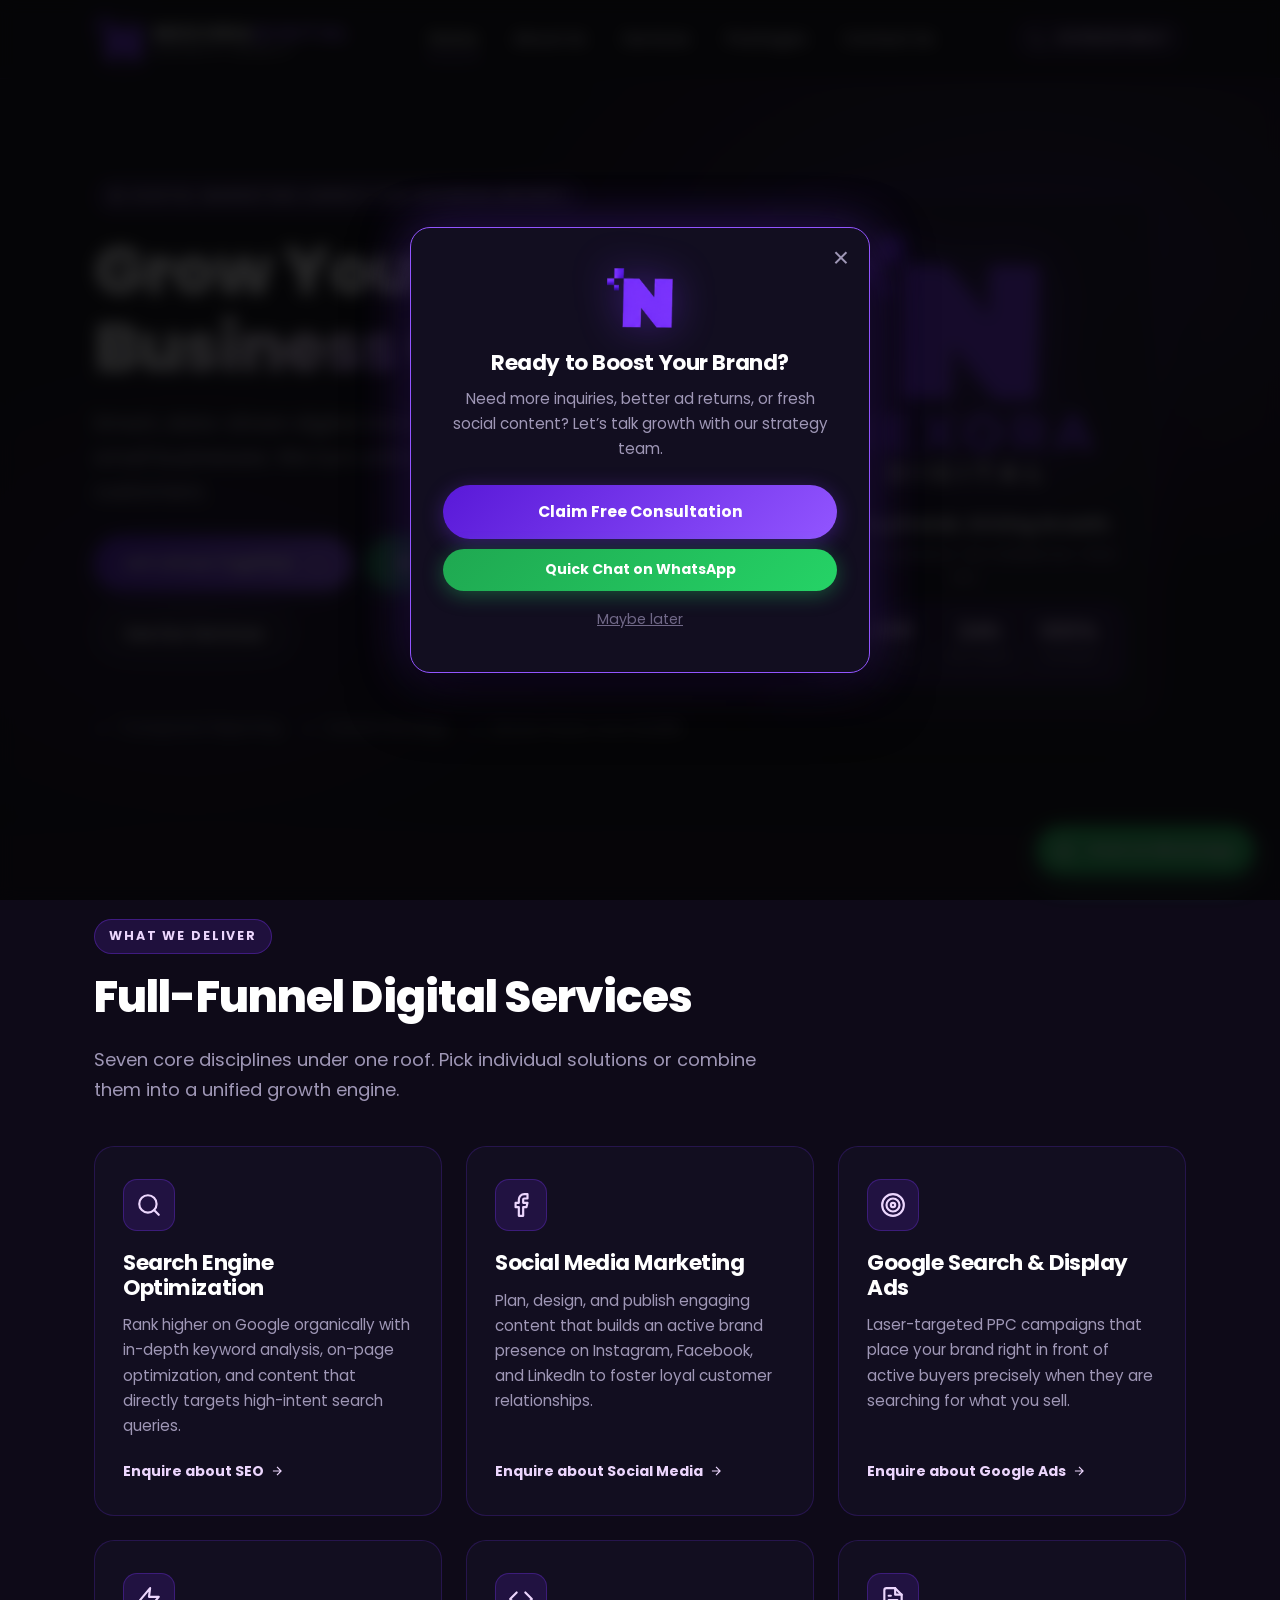
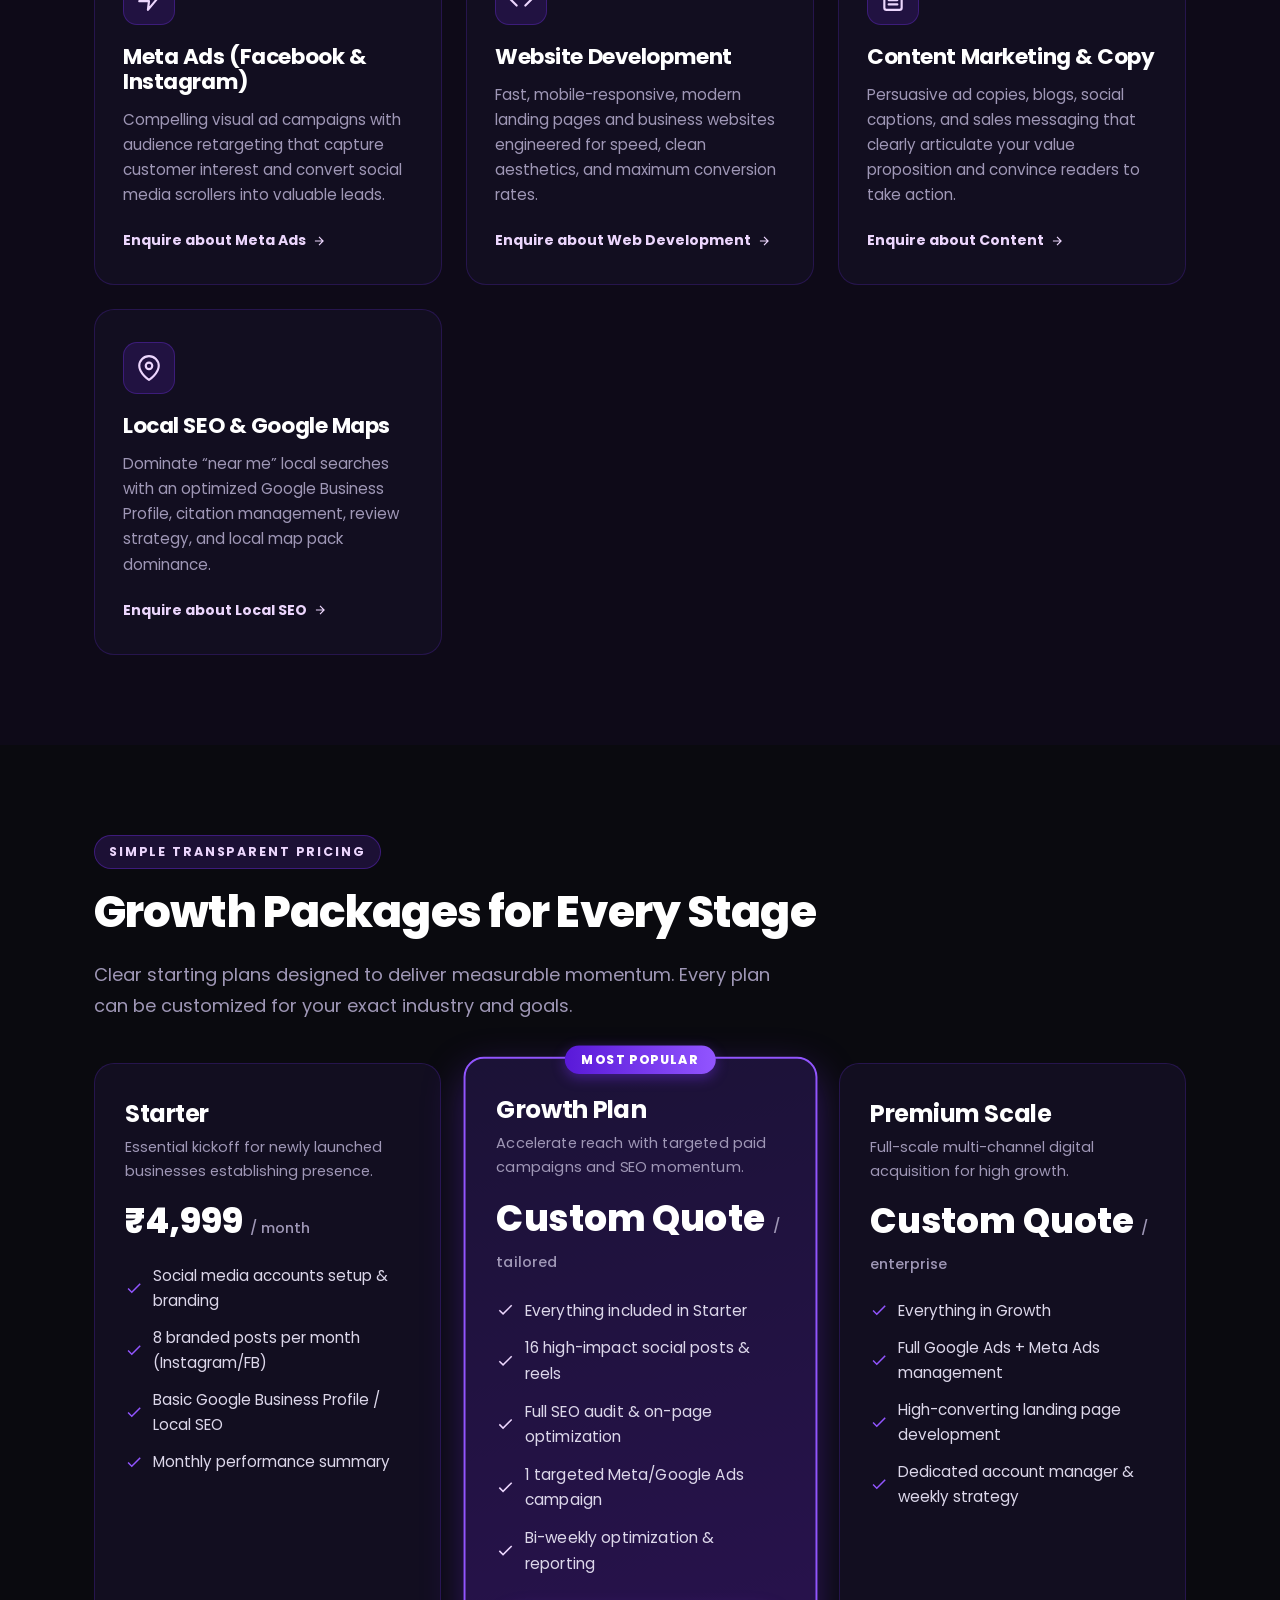
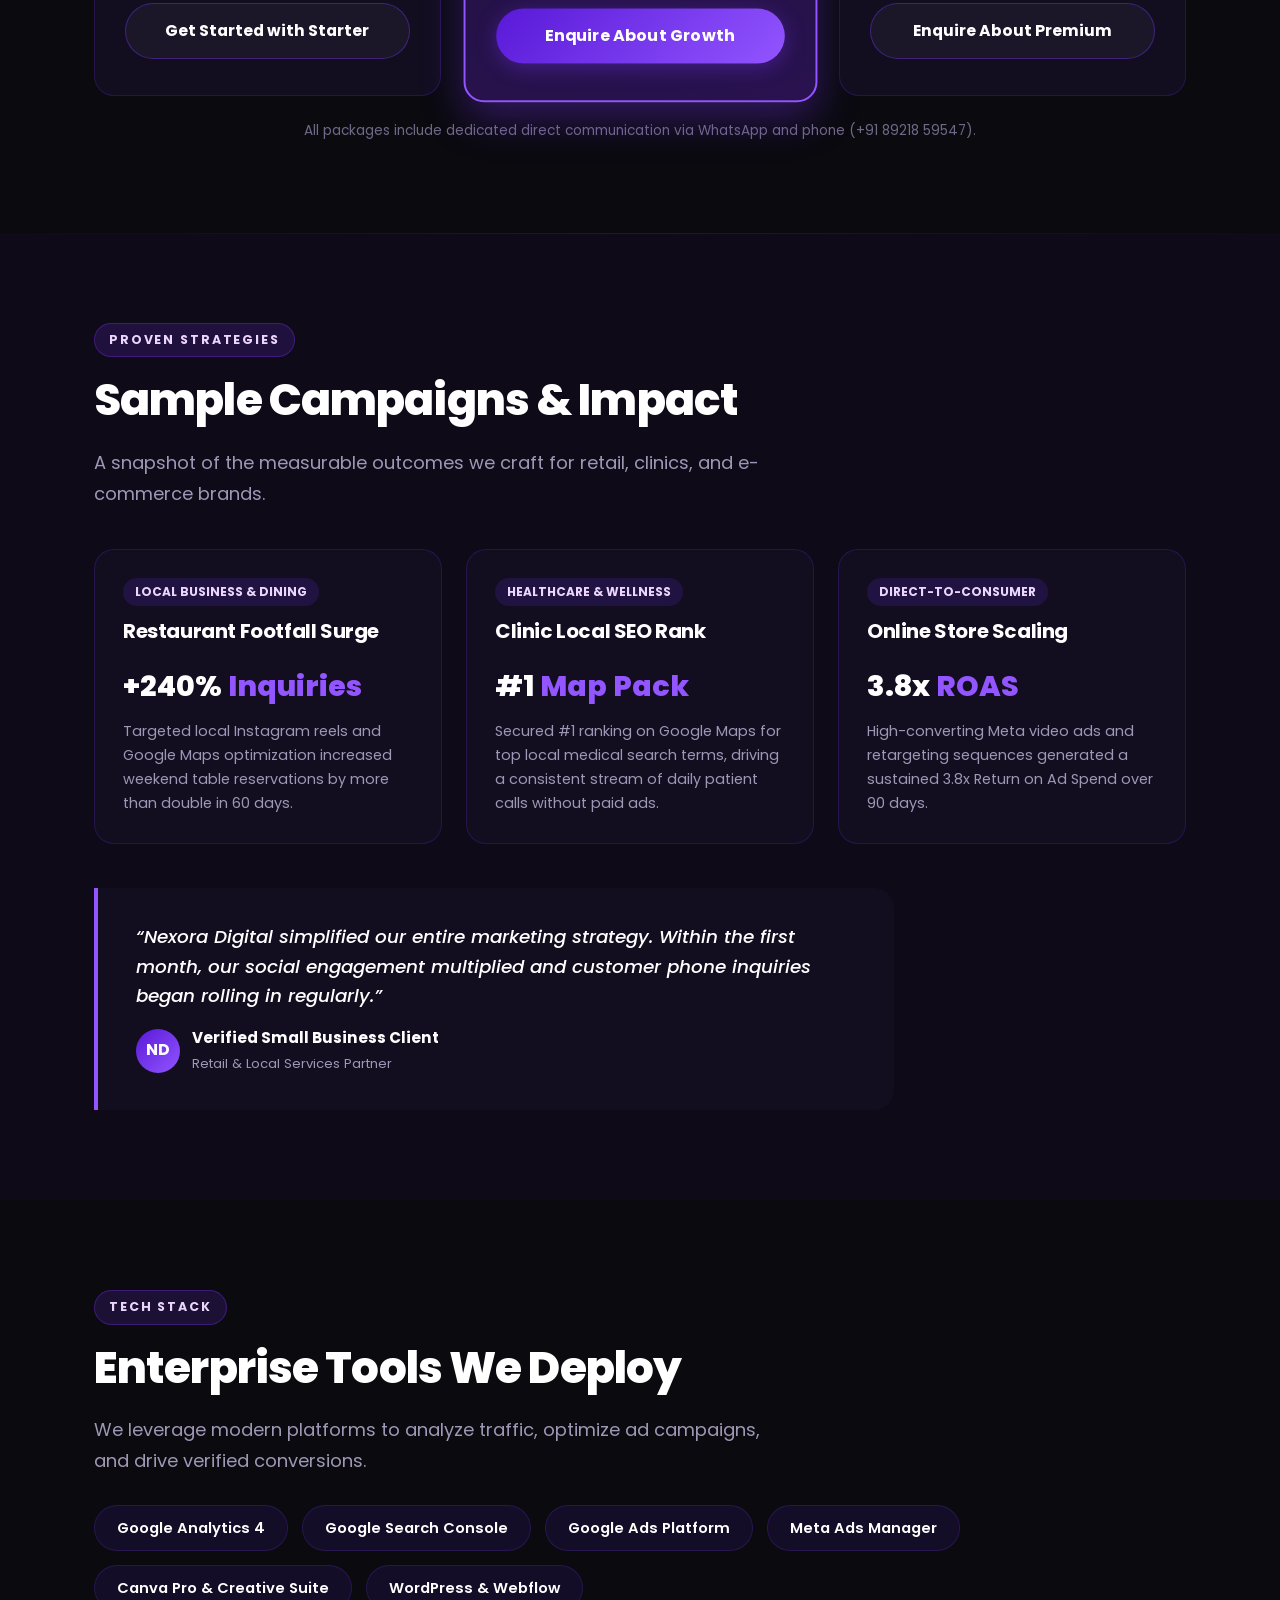
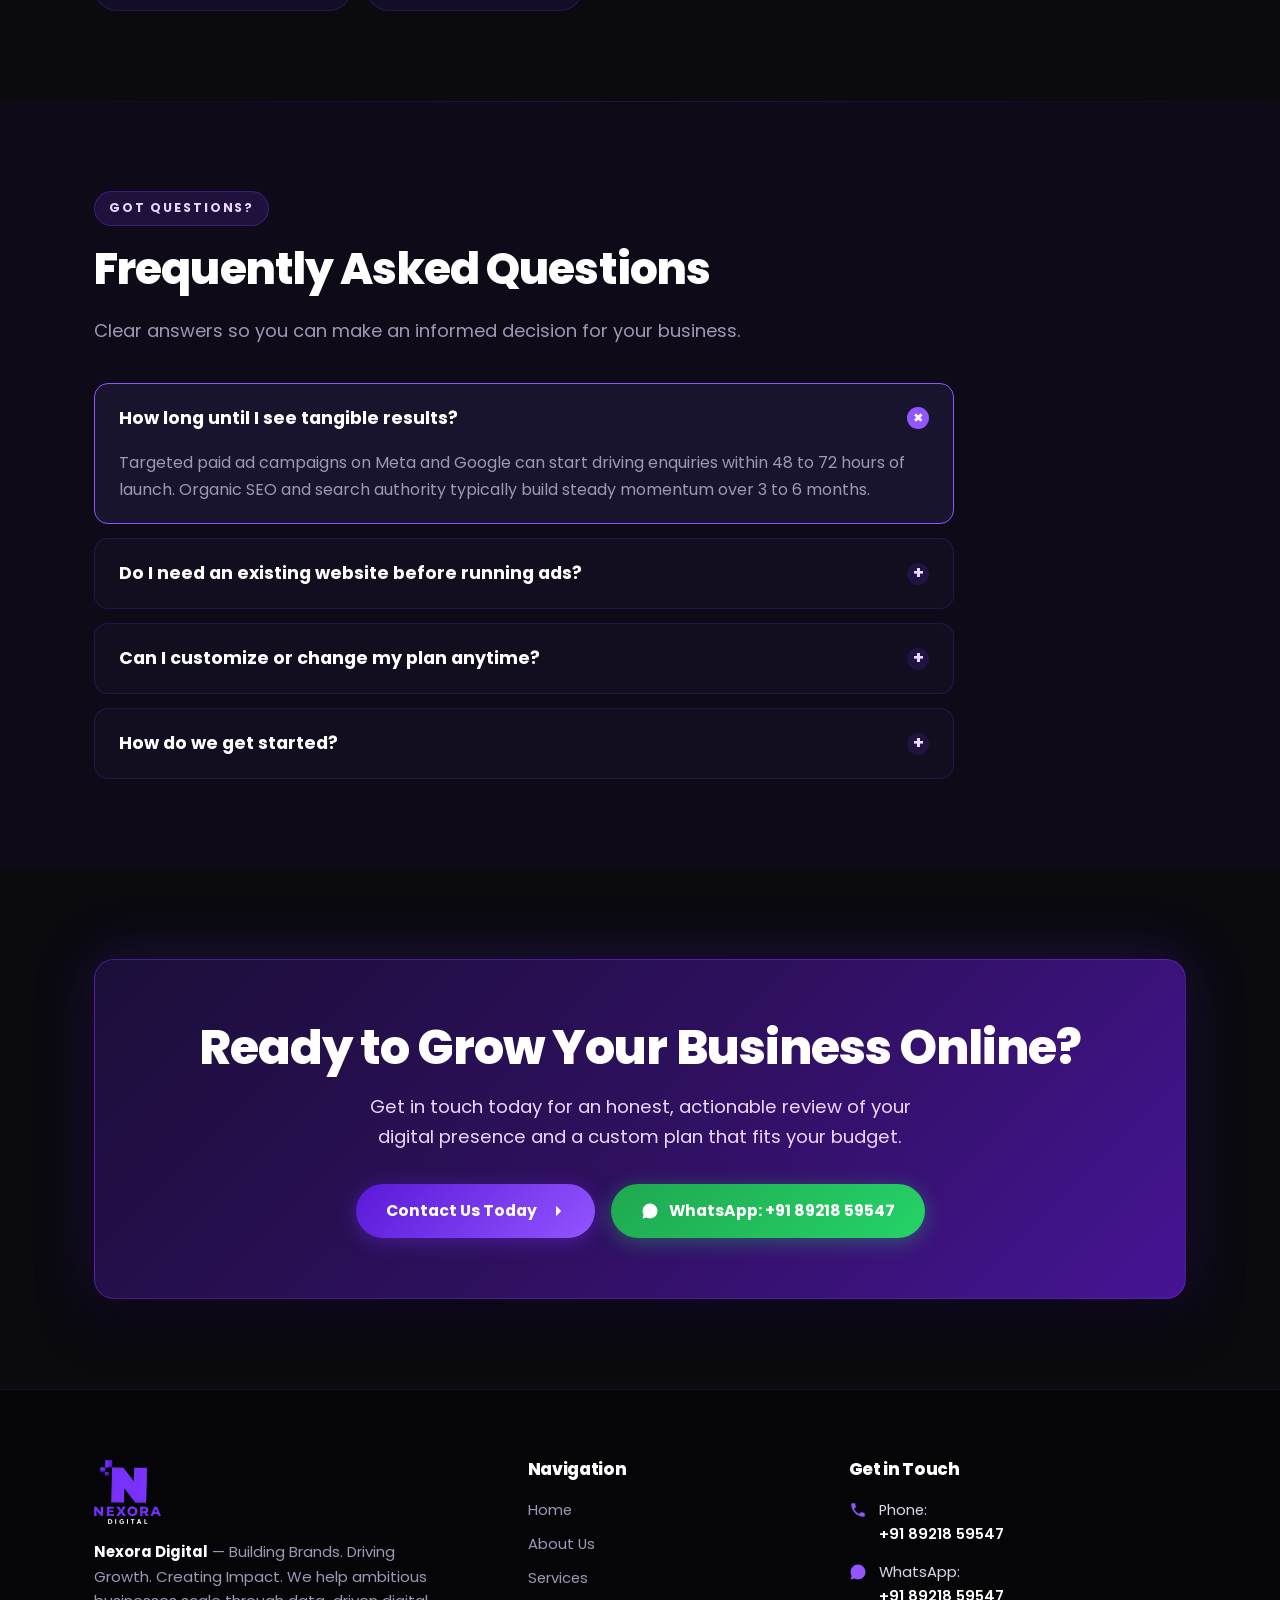
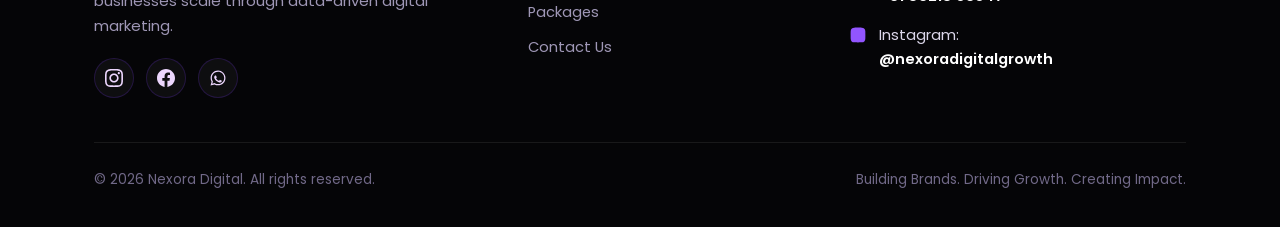
<file: index.html>
<!DOCTYPE html>
<html lang="en">
<head>
  <meta charset="utf-8">
  <meta name="viewport" content="width=device-width, initial-scale=1">
  <title>Nexora Digital | Digital Marketing Agency for Growing Businesses</title>
  <meta name="description" content="Nexora Digital helps small and growing businesses scale with high-converting Meta Ads, Google Ads, SEO, Social Media Marketing, and Website Development. Call +91 89218 59547.">
  <link rel="preconnect" href="https://fonts.googleapis.com">
  <link rel="preconnect" href="https://fonts.gstatic.com" crossorigin>
  <link href="https://fonts.googleapis.com/css2?family=Poppins:wght@400;500;600;700;800&display=swap" rel="stylesheet">
  <link rel="icon" type="image/png" href="logo-icon.png">
  <link rel="stylesheet" href="style.css">
</head>
<body>

  <!-- Navigation Header -->
  <header>
    <div class="wrap">
      <a class="logo" href="index.html" aria-label="Nexora Digital Home">
        <img src="logo-icon.png" alt="Nexora Digital icon">
        <span>NEXORA<b>DIGITAL</b><small>GROWTH AGENCY</small></span>
      </a>

      <!-- Desktop Navigation -->
      <nav aria-label="Main Navigation">
        <a href="index.html" class="on">Home</a>
        <a href="about.html">About Us</a>
        <a href="#services">Services</a>
        <a href="#packages">Packages</a>
        <a href="contact.html">Contact Us</a>
      </nav>

      <div class="header-right">
        <div class="header-cta">
          <a class="header-call-btn" href="tel:+918921859547" title="Call Nexora Digital">
            <svg viewBox="0 0 24 24" fill="currentColor" width="16" height="16">
              <path d="M6.62 10.79a15.05 15.05 0 006.59 6.59l2.2-2.2a1 1 0 011.02-.24 11.4 11.4 0 003.58.57 1 1 0 011 1V20a1 1 0 01-1 1A17 17 0 013 4a1 1 0 011-1h3.5a1 1 0 011 1 11.4 11.4 0 00.57 3.58 1 1 0 01-.25 1.02l-2.2 2.19z"/>
            </svg>
            <span>+91 89218 59547</span>
          </a>
        </div>

        <button class="menu-toggle" id="menuToggle" aria-label="Toggle navigation menu" aria-expanded="false">
          <svg viewBox="0 0 24 24" fill="none" stroke-width="2" stroke-linecap="round" stroke-linejoin="round">
            <line x1="3" y1="12" x2="21" y2="12"></line>
            <line x1="3" y1="6" x2="21" y2="6"></line>
            <line x1="3" y1="18" x2="21" y2="18"></line>
          </svg>
        </button>
      </div>
    </div>
  </header>

  <!-- Mobile Drawer Menu -->
  <div class="mobile-drawer" id="mobileDrawer">
    <a href="index.html" class="nav-link on">Home</a>
    <a href="about.html" class="nav-link">About Us</a>
    <a href="#services" class="nav-link">Services</a>
    <a href="#packages" class="nav-link">Packages</a>
    <a href="contact.html" class="nav-link">Contact Us</a>
    
    <div style="margin-top: 10px;">
      <a class="btn btn-whatsapp btn-block" href="https://wa.me/918921859547?text=Hi%20Nexora%20Digital,%20I'd%20like%20to%20enquire%20about%20your%20services" target="_blank" rel="noopener noreferrer">
        <svg viewBox="0 0 24 24" fill="currentColor" width="18" height="18">
          <path d="M12.04 2c-5.46 0-9.91 4.45-9.91 9.91 0 1.75.46 3.45 1.32 4.95L2.05 22l5.25-1.38c1.45.79 3.08 1.21 4.74 1.21 5.46 0 9.91-4.45 9.91-9.91 0-2.65-1.03-5.14-2.9-7.01A9.82 9.82 0 0012.04 2zm.01 1.67c2.2 0 4.26.86 5.82 2.41a8.19 8.19 0 012.41 5.83c0 4.54-3.7 8.24-8.24 8.24-1.48 0-2.93-.4-4.2-1.15l-.3-.18-3.12.82.83-3.04-.2-.31a8.21 8.21 0 01-1.26-4.38c0-4.54 3.7-8.24 8.24-8.24zm4.52 11.64c-.25-.13-1.47-.72-1.7-.81-.23-.08-.39-.13-.56.13-.17.25-.64.81-.79.97-.14.17-.29.19-.54.06-.25-.13-1.06-.39-2.02-1.25-.75-.67-1.26-1.5-1.4-1.75-.15-.25-.02-.39.11-.51.11-.11.25-.29.38-.44.12-.14.17-.25.25-.42.08-.17.04-.31-.02-.44-.06-.13-.56-1.35-.77-1.85-.2-.49-.41-.42-.56-.43h-.48c-.17 0-.44.06-.67.31-.23.25-.88.86-.88 2.1 0 1.23.9 2.43 1.02 2.59.13.17 1.77 2.7 4.29 3.79.6.26 1.07.41 1.44.53.6.19 1.15.16 1.58.1.48-.07 1.47-.6 1.68-1.18.21-.58.21-1.07.15-1.18-.06-.1-.23-.17-.48-.29z"/>
        </svg>
        WhatsApp: +91 89218 59547
      </a>
    </div>

    <div class="mobile-drawer-socials">
      <a class="footer-social-btn ig" href="https://www.instagram.com/nexoradigitalgrowth/" target="_blank" rel="noopener noreferrer" aria-label="Instagram">
        <svg viewBox="0 0 24 24"><path d="M12 2.163c3.204 0 3.584.012 4.85.07 3.252.148 4.771 1.691 4.919 4.919.058 1.265.069 1.645.069 4.849 0 3.205-.012 3.584-.069 4.849-.149 3.225-1.664 4.771-4.919 4.919-1.266.058-1.644.07-4.85.07-3.204 0-3.584-.012-4.849-.07-3.26-.149-4.771-1.699-4.919-4.92-.058-1.265-.07-1.644-.07-4.849 0-3.204.013-3.583.07-4.849.149-3.227 1.664-4.771 4.919-4.919 1.266-.057 1.645-.069 4.849-.069zm0-2.163c-3.259 0-3.667.014-4.947.072-4.358.2-6.78 2.618-6.98 6.98-.059 1.281-.073 1.689-.073 4.948 0 3.259.014 3.668.072 4.948.2 4.358 2.618 6.78 6.98 6.98 1.281.058 1.689.072 4.948.072 3.259 0 3.668-.014 4.948-.072 4.354-.2 6.782-2.618 6.979-6.98.059-1.28.073-1.689.073-4.948 0-3.259-.014-3.667-.072-4.947-.196-4.354-2.617-6.78-6.979-6.98-1.281-.059-1.69-.073-4.949-.073zm0 5.838c-3.403 0-6.162 2.759-6.162 6.162s2.759 6.163 6.162 6.163 6.162-2.759 6.162-6.163c0-3.403-2.759-6.162-6.162-6.162zm0 10.162c-2.209 0-4-1.79-4-4 0-2.209 1.791-4 4-4s4 1.791 4 4c0 2.21-1.791 4-4 4zm6.406-11.845c-.796 0-1.441.645-1.441 1.44s.645 1.44 1.441 1.44c.795 0 1.439-.645 1.439-1.44s-.644-1.44-1.439-1.44z"/></svg>
      </a>
      <a class="footer-social-btn fb" href="https://www.facebook.com/profile.php?id=61596004176257" target="_blank" rel="noopener noreferrer" aria-label="Facebook">
        <svg viewBox="0 0 24 24"><path d="M24 12.073c0-6.627-5.373-12-12-12s-12 5.373-12 12c0 5.99 4.388 10.954 10.125 11.854v-8.385H7.078v-3.47h3.047V9.43c0-3.007 1.792-4.669 4.533-4.669 1.312 0 2.686.235 2.686.235v2.953H15.83c-1.491 0-1.956.925-1.956 1.874v2.25h3.328l-.532 3.47h-2.796v8.385C19.612 23.027 24 18.062 24 12.073z"/></svg>
      </a>
    </div>
  </div>

  <main>
    <!-- Hero Section -->
    <section class="hero">
      <div class="wrap hero-grid">
        <div>
          <div class="eyebrow">
            <svg viewBox="0 0 24 24"><path d="M12 2L2 7l10 5 10-5-10-5zM2 17l10 5 10-5M2 12l10 5 10-5"/></svg>
            DIGITAL MARKETING AGENCY FOR GROWING BRANDS
          </div>
          <h1>Grow Your <span class="highlight">Business</span> Online</h1>
          <p class="lead">Smart, data-driven digital marketing tailored for ambitious small businesses. We turn online attention into paying customers.</p>
          
          <div class="hero-actions">
            <a class="btn" href="contact.html">
              <span>Let&rsquo;s Grow Together</span>
              <svg class="arrow" viewBox="0 0 24 24" fill="currentColor">
                <path d="M5 12h14M12 5l7 7-7 7"/>
              </svg>
            </a>
            <a class="btn btn-whatsapp" href="https://wa.me/918921859547?text=Hi%20Nexora%20Digital,%20I'd%20like%20to%20know%20more%20about%20your%20services" target="_blank" rel="noopener noreferrer">
              <svg viewBox="0 0 24 24" fill="currentColor">
                <path d="M12.04 2c-5.46 0-9.91 4.45-9.91 9.91 0 1.75.46 3.45 1.32 4.95L2.05 22l5.25-1.38c1.45.79 3.08 1.21 4.74 1.21 5.46 0 9.91-4.45 9.91-9.91 0-2.65-1.03-5.14-2.9-7.01A9.82 9.82 0 0012.04 2z"/>
              </svg>
              <span>Chat on WhatsApp</span>
            </a>
            <a class="btn alt" href="#services">See Our Services</a>
          </div>

          <div class="hero-badge-strip">
            <div class="hero-badge-item">
              <svg viewBox="0 0 24 24"><path d="M9 16.17L4.83 12l-1.42 1.41L9 19 21 7l-1.41-1.41z"/></svg>
              <span>Transparent Reporting</span>
            </div>
            <div class="hero-badge-item">
              <svg viewBox="0 0 24 24"><path d="M9 16.17L4.83 12l-1.42 1.41L9 19 21 7l-1.41-1.41z"/></svg>
              <span>Custom Strategy</span>
            </div>
            <div class="hero-badge-item">
              <svg viewBox="0 0 24 24"><path d="M9 16.17L4.83 12l-1.42 1.41L9 19 21 7l-1.41-1.41z"/></svg>
              <span>Starter Packs from &#8377;4,999</span>
            </div>
          </div>
        </div>

        <!-- Hero Visual Card -->
        <div class="hero-visual">
          <div class="hero-visual-card">
            <img class="hero-logo-img" src="logo-full.png" alt="Nexora Digital Logo">
            <div style="font-weight: 700; color: #fff; font-size: 1.1rem; margin-bottom: 4px;">
              Building Brands. Driving Growth.
            </div>
            <p style="font-size: 0.88rem; color: var(--txt-muted); margin: 0 0 16px;">
              Direct consultations &bull; No middleman &bull; Real ROI
            </p>
            <div class="hero-stat-pill">
              <div>
                <b>&#8377;4,999</b>
                <span>Starter Plan</span>
              </div>
              <div style="width:1px; height:32px; background:var(--line);"></div>
              <div>
                <b>24h</b>
                <span>Fast Reply</span>
              </div>
              <div style="width:1px; height:32px; background:var(--line);"></div>
              <div>
                <b>100%</b>
                <span>Tailored</span>
              </div>
            </div>
          </div>
        </div>
      </div>
    </section>

    <!-- Services Section (Redesigned into modern interactive card grid) -->
    <section class="alt-bg" id="services">
      <div class="wrap">
        <div class="eyebrow">WHAT WE DELIVER</div>
        <h2>Full-Funnel Digital Services</h2>
        <p class="sub">Seven core disciplines under one roof. Pick individual solutions or combine them into a unified growth engine.</p>

        <div class="services-grid">
          
          <!-- Service 1: SEO -->
          <div class="service-card">
            <div class="service-icon-box">
              <svg viewBox="0 0 24 24" fill="none" stroke-width="2" stroke-linecap="round" stroke-linejoin="round">
                <circle cx="11" cy="11" r="8"></circle>
                <line x1="21" y1="21" x2="16.65" y2="16.65"></line>
              </svg>
            </div>
            <h3>Search Engine Optimization</h3>
            <p>Rank higher on Google organically with in-depth keyword analysis, on-page optimization, and content that directly targets high-intent search queries.</p>
            <a class="service-link" href="contact.html?service=seo">
              <span>Enquire about SEO</span>
              <svg viewBox="0 0 24 24" fill="none" stroke="currentColor" stroke-width="2"><path d="M5 12h14M12 5l7 7-7 7"/></svg>
            </a>
          </div>

          <!-- Service 2: Social Media Marketing -->
          <div class="service-card">
            <div class="service-icon-box">
              <svg viewBox="0 0 24 24" fill="none" stroke-width="2" stroke-linecap="round" stroke-linejoin="round">
                <path d="M18 2h-3a5 5 0 0 0-5 5v3H7v4h3v8h4v-8h3l1-4h-4V7a1 1 0 0 1 1-1h3z"></path>
              </svg>
            </div>
            <h3>Social Media Marketing</h3>
            <p>Plan, design, and publish engaging content that builds an active brand presence on Instagram, Facebook, and LinkedIn to foster loyal customer relationships.</p>
            <a class="service-link" href="contact.html?service=social">
              <span>Enquire about Social Media</span>
              <svg viewBox="0 0 24 24" fill="none" stroke="currentColor" stroke-width="2"><path d="M5 12h14M12 5l7 7-7 7"/></svg>
            </a>
          </div>

          <!-- Service 3: Google Ads -->
          <div class="service-card">
            <div class="service-icon-box">
              <svg viewBox="0 0 24 24" fill="none" stroke-width="2" stroke-linecap="round" stroke-linejoin="round">
                <circle cx="12" cy="12" r="10"></circle>
                <circle cx="12" cy="12" r="6"></circle>
                <circle cx="12" cy="12" r="2"></circle>
              </svg>
            </div>
            <h3>Google Search &amp; Display Ads</h3>
            <p>Laser-targeted PPC campaigns that place your brand right in front of active buyers precisely when they are searching for what you sell.</p>
            <a class="service-link" href="contact.html?service=google-ads">
              <span>Enquire about Google Ads</span>
              <svg viewBox="0 0 24 24" fill="none" stroke="currentColor" stroke-width="2"><path d="M5 12h14M12 5l7 7-7 7"/></svg>
            </a>
          </div>

          <!-- Service 4: Meta Ads -->
          <div class="service-card">
            <div class="service-icon-box">
              <svg viewBox="0 0 24 24" fill="none" stroke-width="2" stroke-linecap="round" stroke-linejoin="round">
                <polygon points="13 2 3 14 12 14 11 22 21 10 12 10 13 2"></polygon>
              </svg>
            </div>
            <h3>Meta Ads (Facebook &amp; Instagram)</h3>
            <p>Compelling visual ad campaigns with audience retargeting that capture customer interest and convert social media scrollers into valuable leads.</p>
            <a class="service-link" href="contact.html?service=meta-ads">
              <span>Enquire about Meta Ads</span>
              <svg viewBox="0 0 24 24" fill="none" stroke="currentColor" stroke-width="2"><path d="M5 12h14M12 5l7 7-7 7"/></svg>
            </a>
          </div>

          <!-- Service 5: Website Development -->
          <div class="service-card">
            <div class="service-icon-box">
              <svg viewBox="0 0 24 24" fill="none" stroke-width="2" stroke-linecap="round" stroke-linejoin="round">
                <polyline points="16 18 22 12 16 6"></polyline>
                <polyline points="8 6 2 12 8 18"></polyline>
              </svg>
            </div>
            <h3>Website Development</h3>
            <p>Fast, mobile-responsive, modern landing pages and business websites engineered for speed, clean aesthetics, and maximum conversion rates.</p>
            <a class="service-link" href="contact.html?service=web">
              <span>Enquire about Web Development</span>
              <svg viewBox="0 0 24 24" fill="none" stroke="currentColor" stroke-width="2"><path d="M5 12h14M12 5l7 7-7 7"/></svg>
            </a>
          </div>

          <!-- Service 6: Content Marketing -->
          <div class="service-card">
            <div class="service-icon-box">
              <svg viewBox="0 0 24 24" fill="none" stroke-width="2" stroke-linecap="round" stroke-linejoin="round">
                <path d="M14 2H6a2 2 0 0 0-2 2v16a2 2 0 0 0 2 2h12a2 2 0 0 0 2-2V8z"></path>
                <polyline points="14 2 14 8 20 8"></polyline>
                <line x1="16" y1="13" x2="8" y2="13"></line>
                <line x1="16" y1="17" x2="8" y2="17"></line>
                <polyline points="10 9 9 9 8 9"></polyline>
              </svg>
            </div>
            <h3>Content Marketing &amp; Copy</h3>
            <p>Persuasive ad copies, blogs, social captions, and sales messaging that clearly articulate your value proposition and convince readers to take action.</p>
            <a class="service-link" href="contact.html?service=content">
              <span>Enquire about Content</span>
              <svg viewBox="0 0 24 24" fill="none" stroke="currentColor" stroke-width="2"><path d="M5 12h14M12 5l7 7-7 7"/></svg>
            </a>
          </div>

          <!-- Service 7: Local SEO -->
          <div class="service-card">
            <div class="service-icon-box">
              <svg viewBox="0 0 24 24" fill="none" stroke-width="2" stroke-linecap="round" stroke-linejoin="round">
                <path d="M21 10c0 7-9 13-9 13s-9-6-9-13a9 9 0 0 1 18 0z"></path>
                <circle cx="12" cy="10" r="3"></circle>
              </svg>
            </div>
            <h3>Local SEO &amp; Google Maps</h3>
            <p>Dominate &ldquo;near me&rdquo; local searches with an optimized Google Business Profile, citation management, review strategy, and local map pack dominance.</p>
            <a class="service-link" href="contact.html?service=local-seo">
              <span>Enquire about Local SEO</span>
              <svg viewBox="0 0 24 24" fill="none" stroke="currentColor" stroke-width="2"><path d="M5 12h14M12 5l7 7-7 7"/></svg>
            </a>
          </div>

        </div>
      </div>
    </section>

    <!-- Pricing Packages Section -->
    <section id="packages">
      <div class="wrap">
        <div class="eyebrow">SIMPLE TRANSPARENT PRICING</div>
        <h2>Growth Packages for Every Stage</h2>
        <p class="sub">Clear starting plans designed to deliver measurable momentum. Every plan can be customized for your exact industry and goals.</p>

        <div class="plans">
          
          <!-- Starter Package -->
          <div class="plan">
            <h3>Starter</h3>
            <div class="desc">Essential kickoff for newly launched businesses establishing presence.</div>
            <div class="price">&#8377;4,999 <small>/ month</small></div>
            <ul>
              <li>
                <svg viewBox="0 0 24 24"><path d="M9 16.17L4.83 12l-1.42 1.41L9 19 21 7l-1.41-1.41z"/></svg>
                <span>Social media accounts setup &amp; branding</span>
              </li>
              <li>
                <svg viewBox="0 0 24 24"><path d="M9 16.17L4.83 12l-1.42 1.41L9 19 21 7l-1.41-1.41z"/></svg>
                <span>8 branded posts per month (Instagram/FB)</span>
              </li>
              <li>
                <svg viewBox="0 0 24 24"><path d="M9 16.17L4.83 12l-1.42 1.41L9 19 21 7l-1.41-1.41z"/></svg>
                <span>Basic Google Business Profile / Local SEO</span>
              </li>
              <li>
                <svg viewBox="0 0 24 24"><path d="M9 16.17L4.83 12l-1.42 1.41L9 19 21 7l-1.41-1.41z"/></svg>
                <span>Monthly performance summary</span>
              </li>
            </ul>
            <a class="btn alt btn-block" href="contact.html?service=starter">Get Started with Starter</a>
          </div>

          <!-- Growth Package (Featured) -->
          <div class="plan hot">
            <span class="hot-tag">Most Popular</span>
            <h3>Growth Plan</h3>
            <div class="desc">Accelerate reach with targeted paid campaigns and SEO momentum.</div>
            <div class="price">Custom Quote <small>/ tailored</small></div>
            <ul>
              <li>
                <svg viewBox="0 0 24 24"><path d="M9 16.17L4.83 12l-1.42 1.41L9 19 21 7l-1.41-1.41z"/></svg>
                <span>Everything included in Starter</span>
              </li>
              <li>
                <svg viewBox="0 0 24 24"><path d="M9 16.17L4.83 12l-1.42 1.41L9 19 21 7l-1.41-1.41z"/></svg>
                <span>16 high-impact social posts &amp; reels</span>
              </li>
              <li>
                <svg viewBox="0 0 24 24"><path d="M9 16.17L4.83 12l-1.42 1.41L9 19 21 7l-1.41-1.41z"/></svg>
                <span>Full SEO audit &amp; on-page optimization</span>
              </li>
              <li>
                <svg viewBox="0 0 24 24"><path d="M9 16.17L4.83 12l-1.42 1.41L9 19 21 7l-1.41-1.41z"/></svg>
                <span>1 targeted Meta/Google Ads campaign</span>
              </li>
              <li>
                <svg viewBox="0 0 24 24"><path d="M9 16.17L4.83 12l-1.42 1.41L9 19 21 7l-1.41-1.41z"/></svg>
                <span>Bi-weekly optimization &amp; reporting</span>
              </li>
            </ul>
            <a class="btn btn-block" href="contact.html?service=growth">Enquire About Growth</a>
          </div>

          <!-- Premium Package -->
          <div class="plan">
            <h3>Premium Scale</h3>
            <div class="desc">Full-scale multi-channel digital acquisition for high growth.</div>
            <div class="price">Custom Quote <small>/ enterprise</small></div>
            <ul>
              <li>
                <svg viewBox="0 0 24 24"><path d="M9 16.17L4.83 12l-1.42 1.41L9 19 21 7l-1.41-1.41z"/></svg>
                <span>Everything in Growth</span>
              </li>
              <li>
                <svg viewBox="0 0 24 24"><path d="M9 16.17L4.83 12l-1.42 1.41L9 19 21 7l-1.41-1.41z"/></svg>
                <span>Full Google Ads + Meta Ads management</span>
              </li>
              <li>
                <svg viewBox="0 0 24 24"><path d="M9 16.17L4.83 12l-1.42 1.41L9 19 21 7l-1.41-1.41z"/></svg>
                <span>High-converting landing page development</span>
              </li>
              <li>
                <svg viewBox="0 0 24 24"><path d="M9 16.17L4.83 12l-1.42 1.41L9 19 21 7l-1.41-1.41z"/></svg>
                <span>Dedicated account manager &amp; weekly strategy</span>
              </li>
            </ul>
            <a class="btn alt btn-block" href="contact.html?service=premium">Enquire About Premium</a>
          </div>

        </div>

        <small class="note">All packages include dedicated direct communication via WhatsApp and phone (+91 89218 59547).</small>
      </div>
    </section>

    <!-- Case Studies & Social Proof Section -->
    <section class="alt-bg">
      <div class="wrap">
        <div class="eyebrow">PROVEN STRATEGIES</div>
        <h2>Sample Campaigns &amp; Impact</h2>
        <p class="sub">A snapshot of the measurable outcomes we craft for retail, clinics, and e-commerce brands.</p>

        <div class="work-grid">
          
          <div class="case-card">
            <span class="case-pill">Local Business &amp; Dining</span>
            <h3>Restaurant Footfall Surge</h3>
            <div class="case-metric">+240% <span>Inquiries</span></div>
            <p>Targeted local Instagram reels and Google Maps optimization increased weekend table reservations by more than double in 60 days.</p>
          </div>

          <div class="case-card">
            <span class="case-pill">Healthcare &amp; Wellness</span>
            <h3>Clinic Local SEO Rank</h3>
            <div class="case-metric">#1 <span>Map Pack</span></div>
            <p>Secured #1 ranking on Google Maps for top local medical search terms, driving a consistent stream of daily patient calls without paid ads.</p>
          </div>

          <div class="case-card">
            <span class="case-pill">Direct-to-Consumer</span>
            <h3>Online Store Scaling</h3>
            <div class="case-metric">3.8x <span>ROAS</span></div>
            <p>High-converting Meta video ads and retargeting sequences generated a sustained 3.8x Return on Ad Spend over 90 days.</p>
          </div>

        </div>

        <!-- Polished Testimonial -->
        <div class="quote-box">
          <p>&ldquo;Nexora Digital simplified our entire marketing strategy. Within the first month, our social engagement multiplied and customer phone inquiries began rolling in regularly.&rdquo;</p>
          <div class="quote-author">
            <div class="quote-avatar">ND</div>
            <div class="quote-info">
              <strong>Verified Small Business Client</strong>
              <span>Retail &amp; Local Services Partner</span>
            </div>
          </div>
        </div>

      </div>
    </section>

    <!-- Tools We Use Section -->
    <section>
      <div class="wrap">
        <div class="eyebrow">TECH STACK</div>
        <h2>Enterprise Tools We Deploy</h2>
        <p class="sub">We leverage modern platforms to analyze traffic, optimize ad campaigns, and drive verified conversions.</p>

        <div class="tools-strip">
          <div class="tool-chip">Google Analytics 4</div>
          <div class="tool-chip">Google Search Console</div>
          <div class="tool-chip">Google Ads Platform</div>
          <div class="tool-chip">Meta Ads Manager</div>
          <div class="tool-chip">Canva Pro &amp; Creative Suite</div>
          <div class="tool-chip">WordPress &amp; Webflow</div>
        </div>
      </div>
    </section>

    <!-- FAQ Section -->
    <section class="alt-bg">
      <div class="wrap">
        <div class="eyebrow">GOT QUESTIONS?</div>
        <h2>Frequently Asked Questions</h2>
        <p class="sub">Clear answers so you can make an informed decision for your business.</p>

        <div class="faq-list">
          
          <details class="faq-item" open>
            <summary class="faq-q">
              <span>How long until I see tangible results?</span>
              <span class="faq-icon">+</span>
            </summary>
            <p>Targeted paid ad campaigns on Meta and Google can start driving enquiries within 48 to 72 hours of launch. Organic SEO and search authority typically build steady momentum over 3 to 6 months.</p>
          </details>

          <details class="faq-item">
            <summary class="faq-q">
              <span>Do I need an existing website before running ads?</span>
              <span class="faq-icon">+</span>
            </summary>
            <p>Not necessarily. For social media campaigns and WhatsApp lead generation, a website is not required. However, having a fast landing page increases conversion rates significantly, and we can build one for you.</p>
          </details>

          <details class="faq-item">
            <summary class="faq-q">
              <span>Can I customize or change my plan anytime?</span>
              <span class="faq-icon">+</span>
            </summary>
            <p>Yes! We have zero lock-in contracts. You can upgrade, adjust channels, or scale budgets up or down as your business expands.</p>
          </details>

          <details class="faq-item">
            <summary class="faq-q">
              <span>How do we get started?</span>
              <span class="faq-icon">+</span>
            </summary>
            <p>Simply call us at +91 89218 59547, chat with us on WhatsApp, or send a brief note via our Contact Us page. We will review your business and prepare recommendations for an introductory call.</p>
          </details>

        </div>
      </div>
    </section>

    <!-- Big Conversion CTA Banner -->
    <section>
      <div class="wrap">
        <div class="cta-banner">
          <h2>Ready to Grow Your Business Online?</h2>
          <p>Get in touch today for an honest, actionable review of your digital presence and a custom plan that fits your budget.</p>
          <div class="cta-banner-buttons">
            <a class="btn" href="contact.html">
              <span>Contact Us Today</span>
              <svg class="arrow" viewBox="0 0 24 24" fill="currentColor">
                <path d="M5 12h14M12 5l7 7-7 7"/>
              </svg>
            </a>
            <a class="btn btn-whatsapp" href="https://wa.me/918921859547?text=Hi%20Nexora%20Digital,%20I'm%20interested%20in%20scaling%20my%20business" target="_blank" rel="noopener noreferrer">
              <svg viewBox="0 0 24 24" fill="currentColor">
                <path d="M12.04 2c-5.46 0-9.91 4.45-9.91 9.91 0 1.75.46 3.45 1.32 4.95L2.05 22l5.25-1.38c1.45.79 3.08 1.21 4.74 1.21 5.46 0 9.91-4.45 9.91-9.91 0-2.65-1.03-5.14-2.9-7.01A9.82 9.82 0 0012.04 2z"/>
              </svg>
              <span>WhatsApp: +91 89218 59547</span>
            </a>
          </div>
        </div>
      </div>
    </section>
  </main>

  <!-- Scroll Engagement Modal Popup -->
  <div id="pop" role="dialog" aria-modal="true" aria-labelledby="poptitle">
    <div id="popbox">
      <button id="popx" aria-label="Close dialog">&times;</button>
      <img src="logo-icon.png" alt="Nexora Digital">
      <h3 id="poptitle">Ready to Boost Your Brand?</h3>
      <p>Need more inquiries, better ad returns, or fresh social content? Let&rsquo;s talk growth with our strategy team.</p>
      
      <div style="display:flex; flex-direction:column; gap:10px;">
        <a class="btn" href="contact.html">Claim Free Consultation</a>
        <a class="btn btn-whatsapp btn-sm" href="https://wa.me/918921859547?text=Hi%20Nexora%20Digital,%20I'd%20like%20a%20free%20consultation" target="_blank" rel="noopener noreferrer">
          Quick Chat on WhatsApp
        </a>
      </div>

      <button id="poplater">Maybe later</button>
    </div>
  </div>

  <!-- Global Footer -->
  <footer>
    <div class="wrap">
      <div class="footer-top">
        
        <!-- Brand Info -->
        <div class="footer-brand">
          <img src="logo-full.png" alt="Nexora Digital Logo">
          <p><strong style="color:#fff">Nexora Digital</strong> &mdash; Building Brands. Driving Growth. Creating Impact. We help ambitious businesses scale through data-driven digital marketing.</p>
          <div class="footer-social-links">
            <a class="footer-social-btn ig" href="https://www.instagram.com/nexoradigitalgrowth/" target="_blank" rel="noopener noreferrer" aria-label="Nexora Digital on Instagram">
              <svg viewBox="0 0 24 24"><path d="M12 2.163c3.204 0 3.584.012 4.85.07 3.252.148 4.771 1.691 4.919 4.919.058 1.265.069 1.645.069 4.849 0 3.205-.012 3.584-.069 4.849-.149 3.225-1.664 4.771-4.919 4.919-1.266.058-1.644.07-4.85.07-3.204 0-3.584-.012-4.849-.07-3.26-.149-4.771-1.699-4.919-4.92-.058-1.265-.07-1.644-.07-4.849 0-3.204.013-3.583.07-4.849.149-3.227 1.664-4.771 4.919-4.919 1.266-.057 1.645-.069 4.849-.069zm0-2.163c-3.259 0-3.667.014-4.947.072-4.358.2-6.78 2.618-6.98 6.98-.059 1.281-.073 1.689-.073 4.948 0 3.259.014 3.668.072 4.948.2 4.358 2.618 6.78 6.98 6.98 1.281.058 1.689.072 4.948.072 3.259 0 3.668-.014 4.948-.072 4.354-.2 6.782-2.618 6.979-6.98.059-1.28.073-1.689.073-4.948 0-3.259-.014-3.667-.072-4.947-.196-4.354-2.617-6.78-6.979-6.98-1.281-.059-1.69-.073-4.949-.073zm0 5.838c-3.403 0-6.162 2.759-6.162 6.162s2.759 6.163 6.162 6.163 6.162-2.759 6.162-6.163c0-3.403-2.759-6.162-6.162-6.162zm0 10.162c-2.209 0-4-1.79-4-4 0-2.209 1.791-4 4-4s4 1.791 4 4c0 2.21-1.791 4-4 4zm6.406-11.845c-.796 0-1.441.645-1.441 1.44s.645 1.44 1.441 1.44c.795 0 1.439-.645 1.439-1.44s-.644-1.44-1.439-1.44z"/></svg>
            </a>
            <a class="footer-social-btn fb" href="https://www.facebook.com/profile.php?id=61596004176257" target="_blank" rel="noopener noreferrer" aria-label="Nexora Digital on Facebook">
              <svg viewBox="0 0 24 24"><path d="M24 12.073c0-6.627-5.373-12-12-12s-12 5.373-12 12c0 5.99 4.388 10.954 10.125 11.854v-8.385H7.078v-3.47h3.047V9.43c0-3.007 1.792-4.669 4.533-4.669 1.312 0 2.686.235 2.686.235v2.953H15.83c-1.491 0-1.956.925-1.956 1.874v2.25h3.328l-.532 3.47h-2.796v8.385C19.612 23.027 24 18.062 24 12.073z"/></svg>
            </a>
            <a class="footer-social-btn wa" href="https://wa.me/918921859547" target="_blank" rel="noopener noreferrer" aria-label="Chat on WhatsApp">
              <svg viewBox="0 0 24 24"><path d="M12.04 2c-5.46 0-9.91 4.45-9.91 9.91 0 1.75.46 3.45 1.32 4.95L2.05 22l5.25-1.38c1.45.79 3.08 1.21 4.74 1.21 5.46 0 9.91-4.45 9.91-9.91 0-2.65-1.03-5.14-2.9-7.01A9.82 9.82 0 0012.04 2zm.01 1.67c2.2 0 4.26.86 5.82 2.41a8.19 8.19 0 012.41 5.83c0 4.54-3.7 8.24-8.24 8.24-1.48 0-2.93-.4-4.2-1.15l-.3-.18-3.12.82.83-3.04-.2-.31a8.21 8.21 0 01-1.26-4.38c0-4.54 3.7-8.24 8.24-8.24zm4.52 11.64c-.25-.13-1.47-.72-1.7-.81-.23-.08-.39-.13-.56.13-.17.25-.64.81-.79.97-.14.17-.29.19-.54.06-.25-.13-1.06-.39-2.02-1.25-.75-.67-1.26-1.5-1.4-1.75-.15-.25-.02-.39.11-.51.11-.11.25-.29.38-.44.12-.14.17-.25.25-.42.08-.17.04-.31-.02-.44-.06-.13-.56-1.35-.77-1.85-.2-.49-.41-.42-.56-.43h-.48c-.17 0-.44.06-.67.31-.23.25-.88.86-.88 2.1 0 1.23.9 2.43 1.02 2.59.13.17 1.77 2.7 4.29 3.79.6.26 1.07.41 1.44.53.6.19 1.15.16 1.58.1.48-.07 1.47-.6 1.68-1.18.21-.58.21-1.07.15-1.18-.06-.1-.23-.17-.48-.29z"/></svg>
            </a>
          </div>
        </div>

        <!-- Quick Links -->
        <div class="footer-col">
          <h4>Navigation</h4>
          <ul>
            <li><a href="index.html">Home</a></li>
            <li><a href="about.html">About Us</a></li>
            <li><a href="#services">Services</a></li>
            <li><a href="#packages">Packages</a></li>
            <li><a href="contact.html">Contact Us</a></li>
          </ul>
        </div>

        <!-- Contact Information -->
        <div class="footer-col">
          <h4>Get in Touch</h4>
          <div class="footer-contact-list">
            <div class="footer-contact-item">
              <svg viewBox="0 0 24 24"><path d="M6.62 10.79a15.05 15.05 0 006.59 6.59l2.2-2.2a1 1 0 011.02-.24 11.4 11.4 0 003.58.57 1 1 0 011 1V20a1 1 0 01-1 1A17 17 0 013 4a1 1 0 011-1h3.5a1 1 0 011 1 11.4 11.4 0 00.57 3.58 1 1 0 01-.25 1.02l-2.2 2.19z"/></svg>
              <div>
                <span>Phone:</span><br>
                <a href="tel:+918921859547">+91 89218 59547</a>
              </div>
            </div>

            <div class="footer-contact-item">
              <svg viewBox="0 0 24 24"><path d="M12.04 2c-5.46 0-9.91 4.45-9.91 9.91 0 1.75.46 3.45 1.32 4.95L2.05 22l5.25-1.38c1.45.79 3.08 1.21 4.74 1.21 5.46 0 9.91-4.45 9.91-9.91 0-2.65-1.03-5.14-2.9-7.01A9.82 9.82 0 0012.04 2z"/></svg>
              <div>
                <span>WhatsApp:</span><br>
                <a href="https://wa.me/918921859547" target="_blank" rel="noopener noreferrer">+91 89218 59547</a>
              </div>
            </div>

            <div class="footer-contact-item">
              <svg viewBox="0 0 24 24"><path d="M12 2.163c3.204 0 3.584.012 4.85.07 3.252.148 4.771 1.691 4.919 4.919.058 1.265.069 1.645.069 4.849 0 3.205-.012 3.584-.069 4.849-.149 3.225-1.664 4.771-4.919 4.919-1.266.058-1.644.07-4.85.07-3.204 0-3.584-.012-4.849-.07-3.26-.149-4.771-1.699-4.919-4.92-.058-1.265-.07-1.644-.07-4.849 0-3.204.013-3.583.07-4.849.149-3.227 1.664-4.771 4.919-4.919 1.266-.057 1.645-.069 4.849-.069z"/></svg>
              <div>
                <span>Instagram:</span><br>
                <a href="https://www.instagram.com/nexoradigitalgrowth/" target="_blank" rel="noopener noreferrer">@nexoradigitalgrowth</a>
              </div>
            </div>
          </div>
        </div>

      </div>

      <div class="footer-bottom">
        <div>&copy; 2026 Nexora Digital. All rights reserved.</div>
        <div>Building Brands. Driving Growth. Creating Impact.</div>
      </div>
    </div>
  </footer>

  <!-- Floating Fast Action WhatsApp Button -->
  <a class="floating-contact-btn" href="https://wa.me/918921859547?text=Hi%20Nexora%20Digital,%20I'm%20visiting%20your%20website%20and%20would%20like%20to%20know%20more" target="_blank" rel="noopener noreferrer" aria-label="Chat directly on WhatsApp">
    <svg viewBox="0 0 24 24">
      <path d="M12.04 2c-5.46 0-9.91 4.45-9.91 9.91 0 1.75.46 3.45 1.32 4.95L2.05 22l5.25-1.38c1.45.79 3.08 1.21 4.74 1.21 5.46 0 9.91-4.45 9.91-9.91 0-2.65-1.03-5.14-2.9-7.01A9.82 9.82 0 0012.04 2zm.01 1.67c2.2 0 4.26.86 5.82 2.41a8.19 8.19 0 012.41 5.83c0 4.54-3.7 8.24-8.24 8.24-1.48 0-2.93-.4-4.2-1.15l-.3-.18-3.12.82.83-3.04-.2-.31a8.21 8.21 0 01-1.26-4.38c0-4.54 3.7-8.24 8.24-8.24zm4.52 11.64c-.25-.13-1.47-.72-1.7-.81-.23-.08-.39-.13-.56.13-.17.25-.64.81-.79.97-.14.17-.29.19-.54.06-.25-.13-1.06-.39-2.02-1.25-.75-.67-1.26-1.5-1.4-1.75-.15-.25-.02-.39.11-.51.11-.11.25-.29.38-.44.12-.14.17-.25.25-.42.08-.17.04-.31-.02-.44-.06-.13-.56-1.35-.77-1.85-.2-.49-.41-.42-.56-.43h-.48c-.17 0-.44.06-.67.31-.23.25-.88.86-.88 2.1 0 1.23.9 2.43 1.02 2.59.13.17 1.77 2.7 4.29 3.79.6.26 1.07.41 1.44.53.6.19 1.15.16 1.58.1.48-.07 1.47-.6 1.68-1.18.21-.58.21-1.07.15-1.18-.06-.1-.23-.17-.48-.29z"/>
    </svg>
    <span>Chat on WhatsApp</span>
  </a>

  <script src="script.js"></script>
</body>
</html>
</file>
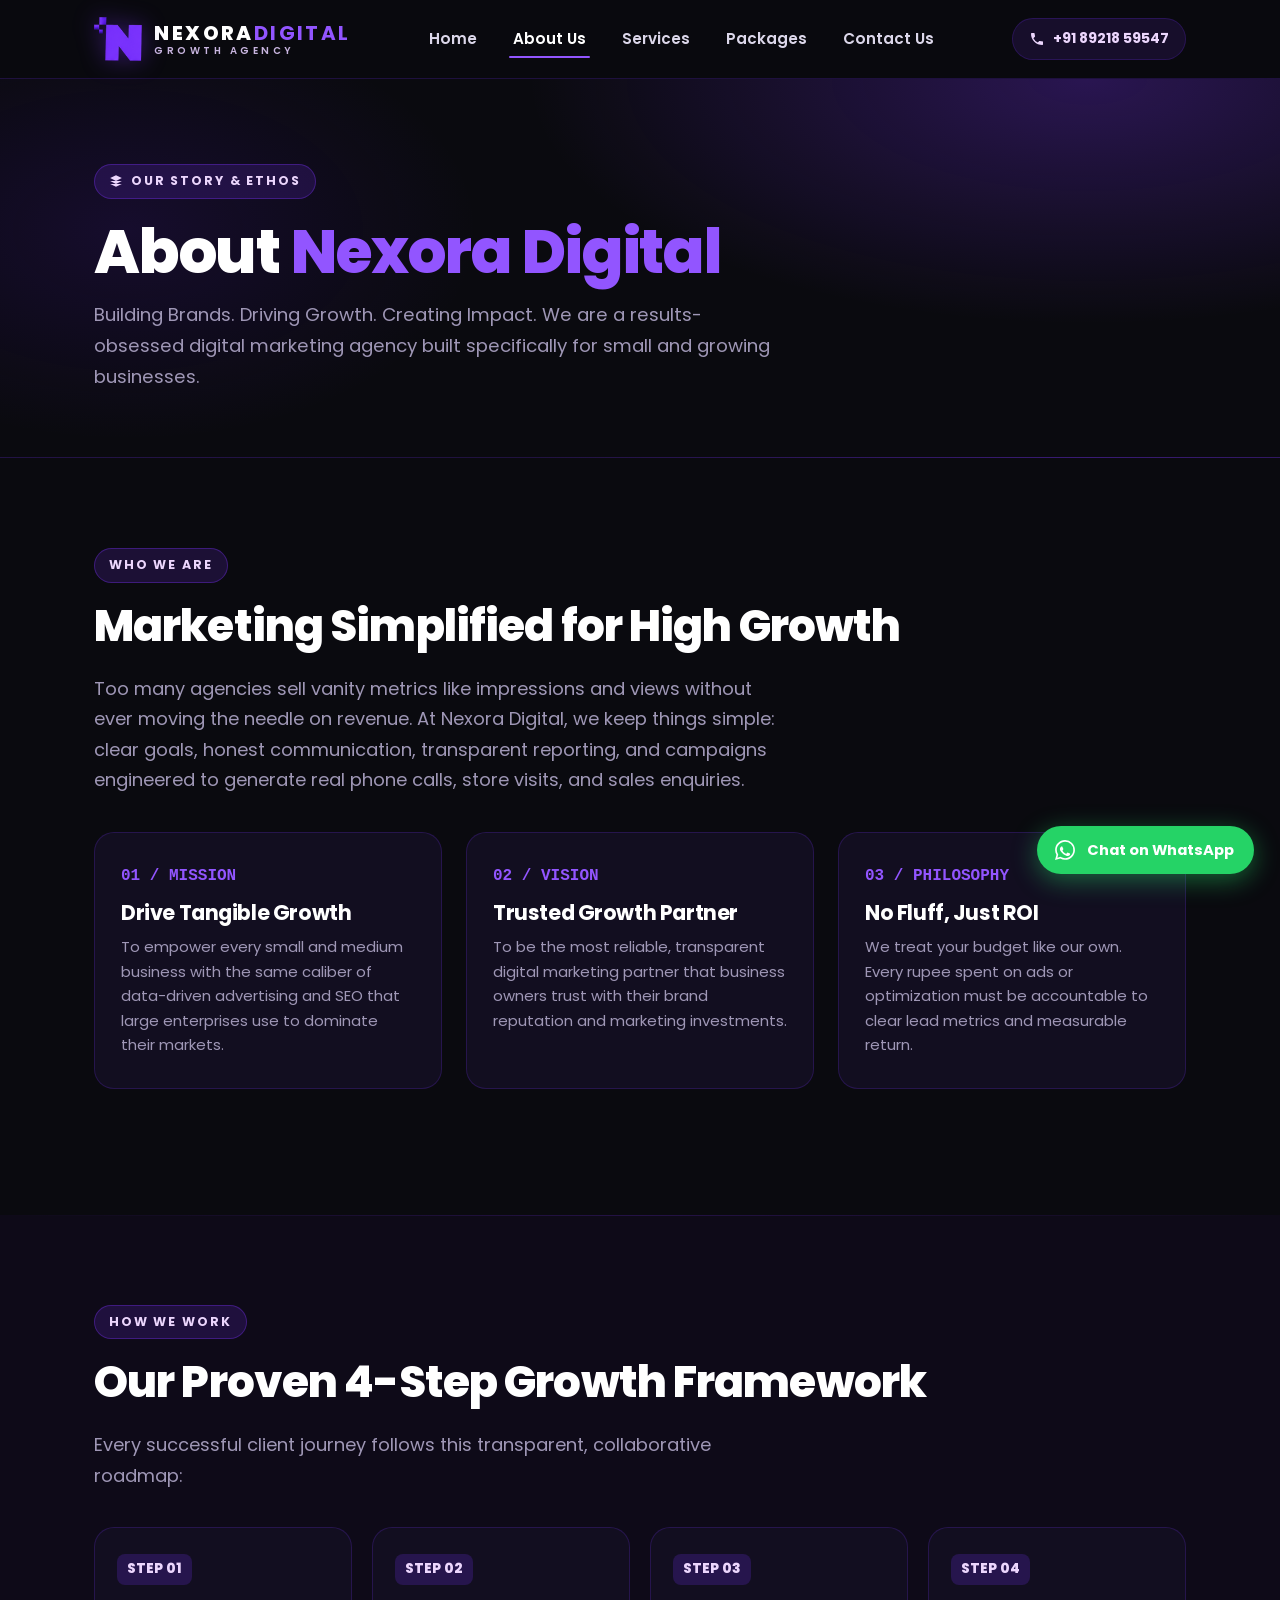
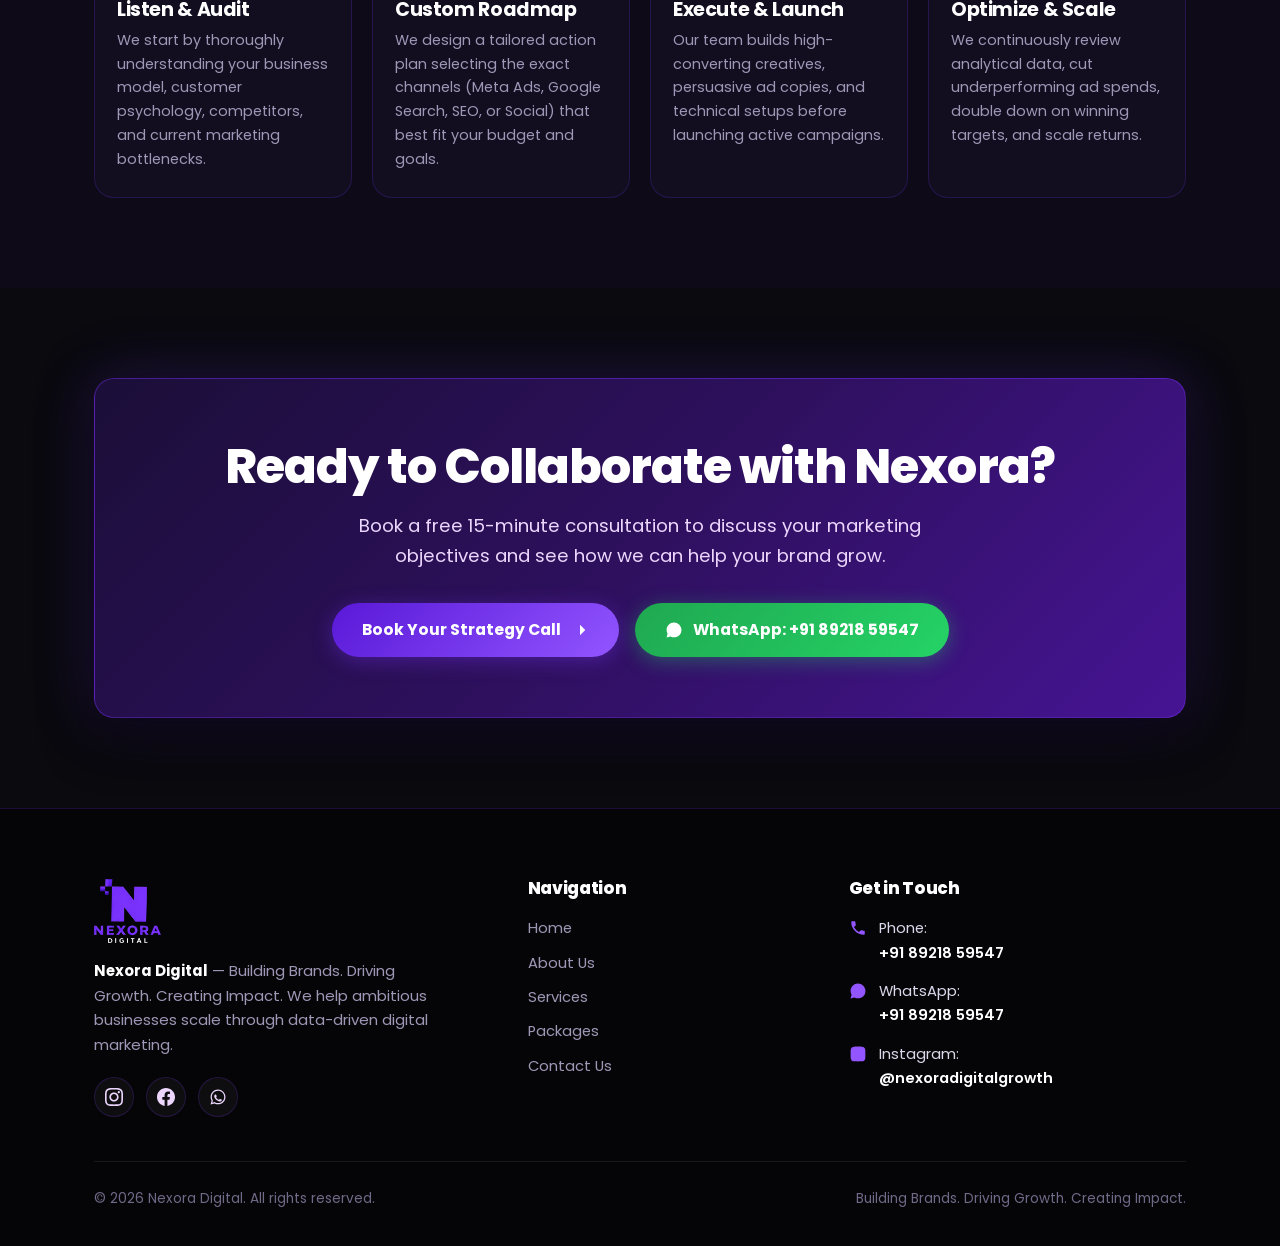
<file: about.html>
<!DOCTYPE html>
<html lang="en">
<head>
  <meta charset="utf-8">
  <meta name="viewport" content="width=device-width, initial-scale=1">
  <title>About Us | Nexora Digital - Our Story &amp; Growth Mission</title>
  <meta name="description" content="Learn about Nexora Digital. We are a results-focused digital marketing agency empowering small and medium businesses to grow, convert, and scale.">
  <link rel="preconnect" href="https://fonts.googleapis.com">
  <link rel="preconnect" href="https://fonts.gstatic.com" crossorigin>
  <link href="https://fonts.googleapis.com/css2?family=Poppins:wght@400;500;600;700;800&display=swap" rel="stylesheet">
  <link rel="icon" type="image/png" href="logo-icon.png">
  <link rel="stylesheet" href="style.css">
</head>
<body>

  <!-- Navigation Header -->
  <header>
    <div class="wrap">
      <a class="logo" href="index.html" aria-label="Nexora Digital Home">
        <img src="logo-icon.png" alt="Nexora Digital icon">
        <span>NEXORA<b>DIGITAL</b><small>GROWTH AGENCY</small></span>
      </a>

      <!-- Desktop Navigation -->
      <nav aria-label="Main Navigation">
        <a href="index.html">Home</a>
        <a href="about.html" class="on">About Us</a>
        <a href="index.html#services">Services</a>
        <a href="index.html#packages">Packages</a>
        <a href="contact.html">Contact Us</a>
      </nav>

      <div class="header-right">
        <div class="header-cta">
          <a class="header-call-btn" href="tel:+918921859547" title="Call Nexora Digital">
            <svg viewBox="0 0 24 24" fill="currentColor" width="16" height="16">
              <path d="M6.62 10.79a15.05 15.05 0 006.59 6.59l2.2-2.2a1 1 0 011.02-.24 11.4 11.4 0 003.58.57 1 1 0 011 1V20a1 1 0 01-1 1A17 17 0 013 4a1 1 0 011-1h3.5a1 1 0 011 1 11.4 11.4 0 00.57 3.58 1 1 0 01-.25 1.02l-2.2 2.19z"/>
            </svg>
            <span>+91 89218 59547</span>
          </a>
        </div>

        <button class="menu-toggle" id="menuToggle" aria-label="Toggle navigation menu" aria-expanded="false">
          <svg viewBox="0 0 24 24" fill="none" stroke-width="2" stroke-linecap="round" stroke-linejoin="round">
            <line x1="3" y1="12" x2="21" y2="12"></line>
            <line x1="3" y1="6" x2="21" y2="6"></line>
            <line x1="3" y1="18" x2="21" y2="18"></line>
          </svg>
        </button>
      </div>
    </div>
  </header>

  <!-- Mobile Drawer Menu -->
  <div class="mobile-drawer" id="mobileDrawer">
    <a href="index.html" class="nav-link">Home</a>
    <a href="about.html" class="nav-link on">About Us</a>
    <a href="index.html#services" class="nav-link">Services</a>
    <a href="index.html#packages" class="nav-link">Packages</a>
    <a href="contact.html" class="nav-link">Contact Us</a>
    
    <div style="margin-top: 10px;">
      <a class="btn btn-whatsapp btn-block" href="https://wa.me/918921859547?text=Hi%20Nexora%20Digital,%20I'd%20like%20to%20enquire%20about%20your%20services" target="_blank" rel="noopener noreferrer">
        <svg viewBox="0 0 24 24" fill="currentColor" width="18" height="18">
          <path d="M12.04 2c-5.46 0-9.91 4.45-9.91 9.91 0 1.75.46 3.45 1.32 4.95L2.05 22l5.25-1.38c1.45.79 3.08 1.21 4.74 1.21 5.46 0 9.91-4.45 9.91-9.91 0-2.65-1.03-5.14-2.9-7.01A9.82 9.82 0 0012.04 2zm.01 1.67c2.2 0 4.26.86 5.82 2.41a8.19 8.19 0 012.41 5.83c0 4.54-3.7 8.24-8.24 8.24-1.48 0-2.93-.4-4.2-1.15l-.3-.18-3.12.82.83-3.04-.2-.31a8.21 8.21 0 01-1.26-4.38c0-4.54 3.7-8.24 8.24-8.24zm4.52 11.64c-.25-.13-1.47-.72-1.7-.81-.23-.08-.39-.13-.56.13-.17.25-.64.81-.79.97-.14.17-.29.19-.54.06-.25-.13-1.06-.39-2.02-1.25-.75-.67-1.26-1.5-1.4-1.75-.15-.25-.02-.39.11-.51.11-.11.25-.29.38-.44.12-.14.17-.25.25-.42.08-.17.04-.31-.02-.44-.06-.13-.56-1.35-.77-1.85-.2-.49-.41-.42-.56-.43h-.48c-.17 0-.44.06-.67.31-.23.25-.88.86-.88 2.1 0 1.23.9 2.43 1.02 2.59.13.17 1.77 2.7 4.29 3.79.6.26 1.07.41 1.44.53.6.19 1.15.16 1.58.1.48-.07 1.47-.6 1.68-1.18.21-.58.21-1.07.15-1.18-.06-.1-.23-.17-.48-.29z"/>
        </svg>
        WhatsApp: +91 89218 59547
      </a>
    </div>

    <div class="mobile-drawer-socials">
      <a class="footer-social-btn ig" href="https://www.instagram.com/nexoradigitalgrowth/" target="_blank" rel="noopener noreferrer" aria-label="Instagram">
        <svg viewBox="0 0 24 24"><path d="M12 2.163c3.204 0 3.584.012 4.85.07 3.252.148 4.771 1.691 4.919 4.919.058 1.265.069 1.645.069 4.849 0 3.205-.012 3.584-.069 4.849-.149 3.225-1.664 4.771-4.919 4.919-1.266.058-1.644.07-4.85.07-3.204 0-3.584-.012-4.849-.07-3.26-.149-4.771-1.699-4.919-4.92-.058-1.265-.07-1.644-.07-4.849 0-3.204.013-3.583.07-4.849.149-3.227 1.664-4.771 4.919-4.919 1.266-.057 1.645-.069 4.849-.069zm0-2.163c-3.259 0-3.667.014-4.947.072-4.358.2-6.78 2.618-6.98 6.98-.059 1.281-.073 1.689-.073 4.948 0 3.259.014 3.668.072 4.948.2 4.358 2.618 6.78 6.98 6.98 1.281.058 1.689.072 4.948.072 3.259 0 3.668-.014 4.948-.072 4.354-.2 6.782-2.618 6.979-6.98.059-1.28.073-1.689.073-4.948 0-3.259-.014-3.667-.072-4.947-.196-4.354-2.617-6.78-6.979-6.98-1.281-.059-1.69-.073-4.949-.073zm0 5.838c-3.403 0-6.162 2.759-6.162 6.162s2.759 6.163 6.162 6.163 6.162-2.759 6.162-6.163c0-3.403-2.759-6.162-6.162-6.162zm0 10.162c-2.209 0-4-1.79-4-4 0-2.209 1.791-4 4-4s4 1.791 4 4c0 2.21-1.791 4-4 4zm6.406-11.845c-.796 0-1.441.645-1.441 1.44s.645 1.44 1.441 1.44c.795 0 1.439-.645 1.439-1.44s-.644-1.44-1.439-1.44z"/></svg>
      </a>
      <a class="footer-social-btn fb" href="https://www.facebook.com/profile.php?id=61596004176257" target="_blank" rel="noopener noreferrer" aria-label="Facebook">
        <svg viewBox="0 0 24 24"><path d="M24 12.073c0-6.627-5.373-12-12-12s-12 5.373-12 12c0 5.99 4.388 10.954 10.125 11.854v-8.385H7.078v-3.47h3.047V9.43c0-3.007 1.792-4.669 4.533-4.669 1.312 0 2.686.235 2.686.235v2.953H15.83c-1.491 0-1.956.925-1.956 1.874v2.25h3.328l-.532 3.47h-2.796v8.385C19.612 23.027 24 18.062 24 12.073z"/></svg>
      </a>
    </div>
  </div>

  <main>
    <!-- Page Top Banner -->
    <div class="page-top">
      <div class="wrap">
        <div class="eyebrow">
          <svg viewBox="0 0 24 24"><path d="M12 2L2 7l10 5 10-5-10-5zM2 17l10 5 10-5M2 12l10 5 10-5"/></svg>
          OUR STORY &amp; ETHOS
        </div>
        <h1>About <span style="color:var(--p-hover)">Nexora Digital</span></h1>
        <p class="sub">Building Brands. Driving Growth. Creating Impact. We are a results-obsessed digital marketing agency built specifically for small and growing businesses.</p>
      </div>
    </div>

    <!-- Who We Are & Core Mission -->
    <section>
      <div class="wrap">
        <div class="eyebrow">WHO WE ARE</div>
        <h2>Marketing Simplified for High Growth</h2>
        <p class="sub">Too many agencies sell vanity metrics like impressions and views without ever moving the needle on revenue. At Nexora Digital, we keep things simple: clear goals, honest communication, transparent reporting, and campaigns engineered to generate real phone calls, store visits, and sales enquiries.</p>

        <!-- 3 Core Pillars -->
        <div class="about-pillars">
          
          <div class="pillar-card">
            <div class="pillar-num">01 / MISSION</div>
            <h3>Drive Tangible Growth</h3>
            <p>To empower every small and medium business with the same caliber of data-driven advertising and SEO that large enterprises use to dominate their markets.</p>
          </div>

          <div class="pillar-card">
            <div class="pillar-num">02 / VISION</div>
            <h3>Trusted Growth Partner</h3>
            <p>To be the most reliable, transparent digital marketing partner that business owners trust with their brand reputation and marketing investments.</p>
          </div>

          <div class="pillar-card">
            <div class="pillar-num">03 / PHILOSOPHY</div>
            <h3>No Fluff, Just ROI</h3>
            <p>We treat your budget like our own. Every rupee spent on ads or optimization must be accountable to clear lead metrics and measurable return.</p>
          </div>

        </div>
      </div>
    </section>

    <!-- Proven 4-Step Process Section -->
    <section class="alt-bg">
      <div class="wrap">
        <div class="eyebrow">HOW WE WORK</div>
        <h2>Our Proven 4-Step Growth Framework</h2>
        <p class="sub">Every successful client journey follows this transparent, collaborative roadmap:</p>

        <div class="process-steps">
          
          <div class="process-step-item">
            <span class="step-counter">STEP 01</span>
            <h3>Listen &amp; Audit</h3>
            <p>We start by thoroughly understanding your business model, customer psychology, competitors, and current marketing bottlenecks.</p>
          </div>

          <div class="process-step-item">
            <span class="step-counter">STEP 02</span>
            <h3>Custom Roadmap</h3>
            <p>We design a tailored action plan selecting the exact channels (Meta Ads, Google Search, SEO, or Social) that best fit your budget and goals.</p>
          </div>

          <div class="process-step-item">
            <span class="step-counter">STEP 03</span>
            <h3>Execute &amp; Launch</h3>
            <p>Our team builds high-converting creatives, persuasive ad copies, and technical setups before launching active campaigns.</p>
          </div>

          <div class="process-step-item">
            <span class="step-counter">STEP 04</span>
            <h3>Optimize &amp; Scale</h3>
            <p>We continuously review analytical data, cut underperforming ad spends, double down on winning targets, and scale returns.</p>
          </div>

        </div>

      </div>
    </section>

    <!-- Conversion CTA Section -->
    <section>
      <div class="wrap">
        <div class="cta-banner">
          <h2>Ready to Collaborate with Nexora?</h2>
          <p>Book a free 15-minute consultation to discuss your marketing objectives and see how we can help your brand grow.</p>
          <div class="cta-banner-buttons">
            <a class="btn" href="contact.html">
              <span>Book Your Strategy Call</span>
              <svg class="arrow" viewBox="0 0 24 24" fill="currentColor">
                <path d="M5 12h14M12 5l7 7-7 7"/>
              </svg>
            </a>
            <a class="btn btn-whatsapp" href="https://wa.me/918921859547?text=Hi%20Nexora%20Digital,%20I'd%20like%20to%20know%20more%20about%20working%20together" target="_blank" rel="noopener noreferrer">
              <svg viewBox="0 0 24 24" fill="currentColor">
                <path d="M12.04 2c-5.46 0-9.91 4.45-9.91 9.91 0 1.75.46 3.45 1.32 4.95L2.05 22l5.25-1.38c1.45.79 3.08 1.21 4.74 1.21 5.46 0 9.91-4.45 9.91-9.91 0-2.65-1.03-5.14-2.9-7.01A9.82 9.82 0 0012.04 2z"/>
              </svg>
              <span>WhatsApp: +91 89218 59547</span>
            </a>
          </div>
        </div>
      </div>
    </section>

  </main>

  <!-- Global Footer -->
  <footer>
    <div class="wrap">
      <div class="footer-top">
        
        <!-- Brand Info -->
        <div class="footer-brand">
          <img src="logo-full.png" alt="Nexora Digital Logo">
          <p><strong style="color:#fff">Nexora Digital</strong> &mdash; Building Brands. Driving Growth. Creating Impact. We help ambitious businesses scale through data-driven digital marketing.</p>
          <div class="footer-social-links">
            <a class="footer-social-btn ig" href="https://www.instagram.com/nexoradigitalgrowth/" target="_blank" rel="noopener noreferrer" aria-label="Nexora Digital on Instagram">
              <svg viewBox="0 0 24 24"><path d="M12 2.163c3.204 0 3.584.012 4.85.07 3.252.148 4.771 1.691 4.919 4.919.058 1.265.069 1.645.069 4.849 0 3.205-.012 3.584-.069 4.849-.149 3.225-1.664 4.771-4.919 4.919-1.266.058-1.644.07-4.85.07-3.204 0-3.584-.012-4.849-.07-3.26-.149-4.771-1.699-4.919-4.92-.058-1.265-.07-1.644-.07-4.849 0-3.204.013-3.583.07-4.849.149-3.227 1.664-4.771 4.919-4.919 1.266-.057 1.645-.069 4.849-.069zm0-2.163c-3.259 0-3.667.014-4.947.072-4.358.2-6.78 2.618-6.98 6.98-.059 1.281-.073 1.689-.073 4.948 0 3.259.014 3.668.072 4.948.2 4.358 2.618 6.78 6.98 6.98 1.281.058 1.689.072 4.948.072 3.259 0 3.668-.014 4.948-.072 4.354-.2 6.782-2.618 6.979-6.98.059-1.28.073-1.689.073-4.948 0-3.259-.014-3.667-.072-4.947-.196-4.354-2.617-6.78-6.979-6.98-1.281-.059-1.69-.073-4.949-.073zm0 5.838c-3.403 0-6.162 2.759-6.162 6.162s2.759 6.163 6.162 6.163 6.162-2.759 6.162-6.163c0-3.403-2.759-6.162-6.162-6.162zm0 10.162c-2.209 0-4-1.79-4-4 0-2.209 1.791-4 4-4s4 1.791 4 4c0 2.21-1.791 4-4 4zm6.406-11.845c-.796 0-1.441.645-1.441 1.44s.645 1.44 1.441 1.44c.795 0 1.439-.645 1.439-1.44s-.644-1.44-1.439-1.44z"/></svg>
            </a>
            <a class="footer-social-btn fb" href="https://www.facebook.com/profile.php?id=61596004176257" target="_blank" rel="noopener noreferrer" aria-label="Nexora Digital on Facebook">
              <svg viewBox="0 0 24 24"><path d="M24 12.073c0-6.627-5.373-12-12-12s-12 5.373-12 12c0 5.99 4.388 10.954 10.125 11.854v-8.385H7.078v-3.47h3.047V9.43c0-3.007 1.792-4.669 4.533-4.669 1.312 0 2.686.235 2.686.235v2.953H15.83c-1.491 0-1.956.925-1.956 1.874v2.25h3.328l-.532 3.47h-2.796v8.385C19.612 23.027 24 18.062 24 12.073z"/></svg>
            </a>
            <a class="footer-social-btn wa" href="https://wa.me/918921859547" target="_blank" rel="noopener noreferrer" aria-label="Chat on WhatsApp">
              <svg viewBox="0 0 24 24"><path d="M12.04 2c-5.46 0-9.91 4.45-9.91 9.91 0 1.75.46 3.45 1.32 4.95L2.05 22l5.25-1.38c1.45.79 3.08 1.21 4.74 1.21 5.46 0 9.91-4.45 9.91-9.91 0-2.65-1.03-5.14-2.9-7.01A9.82 9.82 0 0012.04 2zm.01 1.67c2.2 0 4.26.86 5.82 2.41a8.19 8.19 0 012.41 5.83c0 4.54-3.7 8.24-8.24 8.24-1.48 0-2.93-.4-4.2-1.15l-.3-.18-3.12.82.83-3.04-.2-.31a8.21 8.21 0 01-1.26-4.38c0-4.54 3.7-8.24 8.24-8.24zm4.52 11.64c-.25-.13-1.47-.72-1.7-.81-.23-.08-.39-.13-.56.13-.17.25-.64.81-.79.97-.14.17-.29.19-.54.06-.25-.13-1.06-.39-2.02-1.25-.75-.67-1.26-1.5-1.4-1.75-.15-.25-.02-.39.11-.51.11-.11.25-.29.38-.44.12-.14.17-.25.25-.42.08-.17.04-.31-.02-.44-.06-.13-.56-1.35-.77-1.85-.2-.49-.41-.42-.56-.43h-.48c-.17 0-.44.06-.67.31-.23.25-.88.86-.88 2.1 0 1.23.9 2.43 1.02 2.59.13.17 1.77 2.7 4.29 3.79.6.26 1.07.41 1.44.53.6.19 1.15.16 1.58.1.48-.07 1.47-.6 1.68-1.18.21-.58.21-1.07.15-1.18-.06-.1-.23-.17-.48-.29z"/>
            </svg>
          </a>
        </div>
      </div>

      <!-- Quick Links -->
      <div class="footer-col">
        <h4>Navigation</h4>
        <ul>
          <li><a href="index.html">Home</a></li>
          <li><a href="about.html">About Us</a></li>
          <li><a href="index.html#services">Services</a></li>
          <li><a href="index.html#packages">Packages</a></li>
          <li><a href="contact.html">Contact Us</a></li>
        </ul>
      </div>

      <!-- Contact Information -->
      <div class="footer-col">
        <h4>Get in Touch</h4>
        <div class="footer-contact-list">
          <div class="footer-contact-item">
            <svg viewBox="0 0 24 24"><path d="M6.62 10.79a15.05 15.05 0 006.59 6.59l2.2-2.2a1 1 0 011.02-.24 11.4 11.4 0 003.58.57 1 1 0 011 1V20a1 1 0 01-1 1A17 17 0 013 4a1 1 0 011-1h3.5a1 1 0 011 1 11.4 11.4 0 00.57 3.58 1 1 0 01-.25 1.02l-2.2 2.19z"/></svg>
            <div>
              <span>Phone:</span><br>
              <a href="tel:+918921859547">+91 89218 59547</a>
            </div>
          </div>

          <div class="footer-contact-item">
            <svg viewBox="0 0 24 24"><path d="M12.04 2c-5.46 0-9.91 4.45-9.91 9.91 0 1.75.46 3.45 1.32 4.95L2.05 22l5.25-1.38c1.45.79 3.08 1.21 4.74 1.21 5.46 0 9.91-4.45 9.91-9.91 0-2.65-1.03-5.14-2.9-7.01A9.82 9.82 0 0012.04 2z"/></svg>
            <div>
              <span>WhatsApp:</span><br>
              <a href="https://wa.me/918921859547" target="_blank" rel="noopener noreferrer">+91 89218 59547</a>
            </div>
          </div>

          <div class="footer-contact-item">
            <svg viewBox="0 0 24 24"><path d="M12 2.163c3.204 0 3.584.012 4.85.07 3.252.148 4.771 1.691 4.919 4.919.058 1.265.069 1.645.069 4.849 0 3.205-.012 3.584-.069 4.849-.149 3.225-1.664 4.771-4.919 4.919-1.266.058-1.644.07-4.85.07-3.204 0-3.584-.012-4.849-.07-3.26-.149-4.771-1.699-4.919-4.92-.058-1.265-.07-1.644-.07-4.849 0-3.204.013-3.583.07-4.849.149-3.227 1.664-4.771 4.919-4.919 1.266-.057 1.645-.069 4.849-.069z"/></svg>
            <div>
              <span>Instagram:</span><br>
              <a href="https://www.instagram.com/nexoradigitalgrowth/" target="_blank" rel="noopener noreferrer">@nexoradigitalgrowth</a>
            </div>
          </div>
        </div>
      </div>

    </div>

    <div class="footer-bottom">
      <div>&copy; 2026 Nexora Digital. All rights reserved.</div>
      <div>Building Brands. Driving Growth. Creating Impact.</div>
    </div>
  </div>
</footer>

  <!-- Floating Fast Action WhatsApp Button -->
  <a class="floating-contact-btn" href="https://wa.me/918921859547?text=Hi%20Nexora%20Digital,%20I'm%20visiting%20your%20website%20and%20would%20like%20to%20know%20more" target="_blank" rel="noopener noreferrer" aria-label="Chat directly on WhatsApp">
    <svg viewBox="0 0 24 24">
      <path d="M12.04 2c-5.46 0-9.91 4.45-9.91 9.91 0 1.75.46 3.45 1.32 4.95L2.05 22l5.25-1.38c1.45.79 3.08 1.21 4.74 1.21 5.46 0 9.91-4.45 9.91-9.91 0-2.65-1.03-5.14-2.9-7.01A9.82 9.82 0 0012.04 2zm.01 1.67c2.2 0 4.26.86 5.82 2.41a8.19 8.19 0 012.41 5.83c0 4.54-3.7 8.24-8.24 8.24-1.48 0-2.93-.4-4.2-1.15l-.3-.18-3.12.82.83-3.04-.2-.31a8.21 8.21 0 01-1.26-4.38c0-4.54 3.7-8.24 8.24-8.24zm4.52 11.64c-.25-.13-1.47-.72-1.7-.81-.23-.08-.39-.13-.56.13-.17.25-.64.81-.79.97-.14.17-.29.19-.54.06-.25-.13-1.06-.39-2.02-1.25-.75-.67-1.26-1.5-1.4-1.75-.15-.25-.02-.39.11-.51.11-.11.25-.29.38-.44.12-.14.17-.25.25-.42.08-.17.04-.31-.02-.44-.06-.13-.56-1.35-.77-1.85-.2-.49-.41-.42-.56-.43h-.48c-.17 0-.44.06-.67.31-.23.25-.88.86-.88 2.1 0 1.23.9 2.43 1.02 2.59.13.17 1.77 2.7 4.29 3.79.6.26 1.07.41 1.44.53.6.19 1.15.16 1.58.1.48-.07 1.47-.6 1.68-1.18.21-.58.21-1.07.15-1.18-.06-.1-.23-.17-.48-.29z"/>
    </svg>
    <span>Chat on WhatsApp</span>
  </a>

  <script src="script.js"></script>
</body>
</html>
</file>
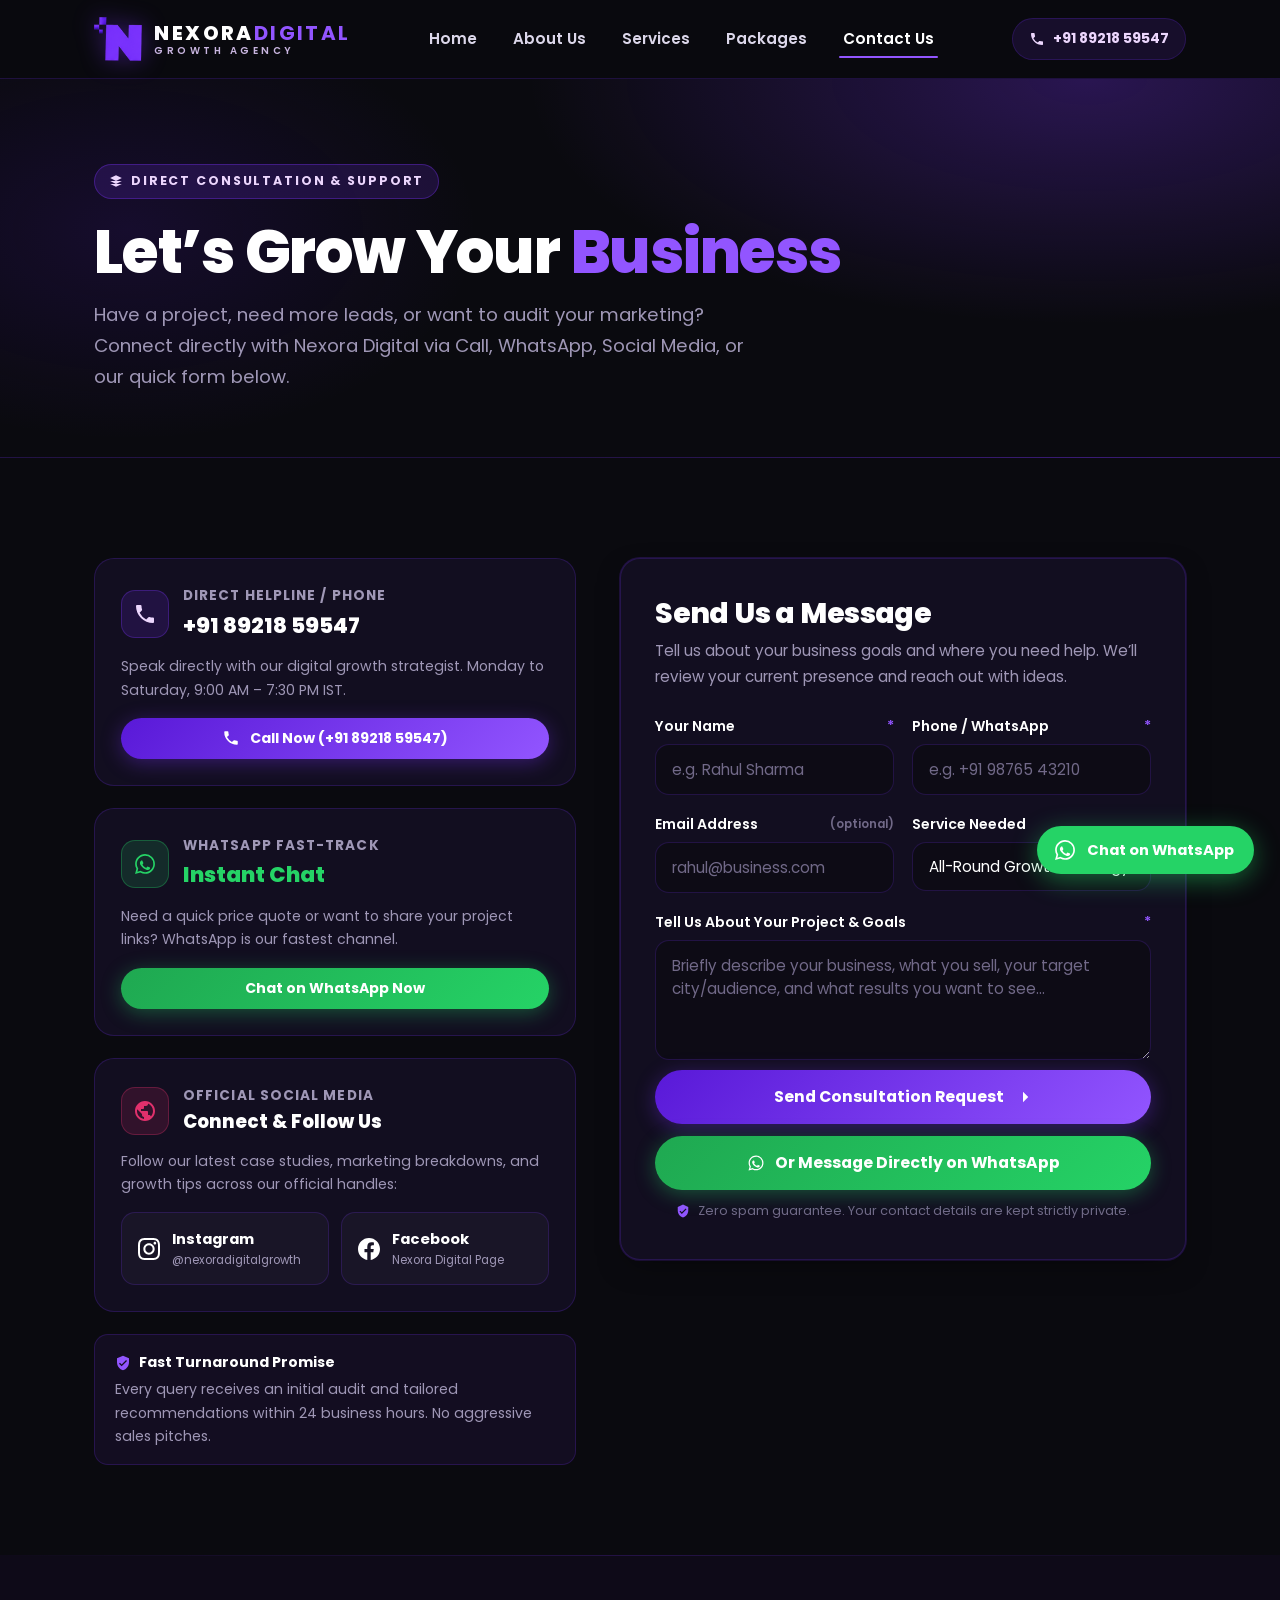
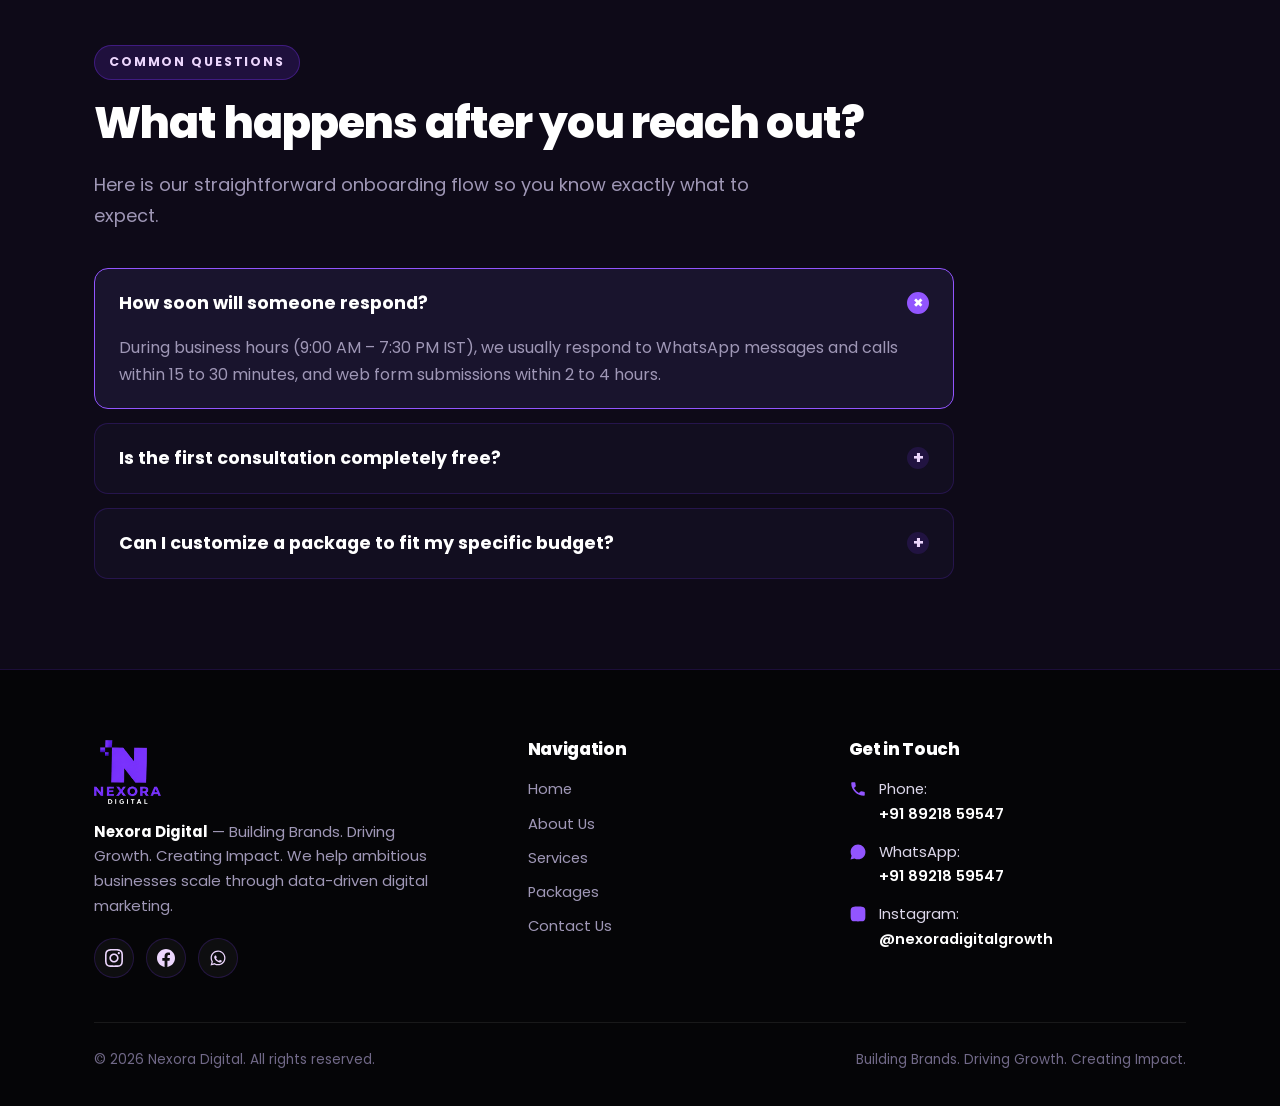
<file: contact.html>
<!DOCTYPE html>
<html lang="en">
<head>
  <meta charset="utf-8">
  <meta name="viewport" content="width=device-width, initial-scale=1">
  <title>Contact Us | Nexora Digital - Growth Agency</title>
  <meta name="description" content="Get in touch with Nexora Digital. Call +91 89218 59547 or message us on Instagram, Facebook & WhatsApp for expert digital marketing, SEO and ads.">
  <link rel="preconnect" href="https://fonts.googleapis.com">
  <link rel="preconnect" href="https://fonts.gstatic.com" crossorigin>
  <link href="https://fonts.googleapis.com/css2?family=Poppins:wght@400;500;600;700;800&display=swap" rel="stylesheet">
  <link rel="icon" type="image/png" href="logo-icon.png">
  <link rel="stylesheet" href="style.css">
</head>
<body>

  <!-- Navigation Header -->
  <header>
    <div class="wrap">
      <a class="logo" href="index.html" aria-label="Nexora Digital Home">
        <img src="logo-icon.png" alt="Nexora Digital icon">
        <span>NEXORA<b>DIGITAL</b><small>GROWTH AGENCY</small></span>
      </a>

      <!-- Desktop Navigation -->
      <nav aria-label="Main Navigation">
        <a href="index.html">Home</a>
        <a href="about.html">About Us</a>
        <a href="index.html#services">Services</a>
        <a href="index.html#packages">Packages</a>
        <a href="contact.html" class="on">Contact Us</a>
      </nav>

      <div class="header-right">
        <div class="header-cta">
          <a class="header-call-btn" href="tel:+918921859547" title="Call Nexora Digital">
            <svg viewBox="0 0 24 24" fill="currentColor" width="16" height="16">
              <path d="M6.62 10.79a15.05 15.05 0 006.59 6.59l2.2-2.2a1 1 0 011.02-.24 11.4 11.4 0 003.58.57 1 1 0 011 1V20a1 1 0 01-1 1A17 17 0 013 4a1 1 0 011-1h3.5a1 1 0 011 1 11.4 11.4 0 00.57 3.58 1 1 0 01-.25 1.02l-2.2 2.19z"/>
            </svg>
            <span>+91 89218 59547</span>
          </a>
        </div>

        <button class="menu-toggle" id="menuToggle" aria-label="Toggle navigation menu" aria-expanded="false">
          <svg viewBox="0 0 24 24" fill="none" stroke-width="2" stroke-linecap="round" stroke-linejoin="round">
            <line x1="3" y1="12" x2="21" y2="12"></line>
            <line x1="3" y1="6" x2="21" y2="6"></line>
            <line x1="3" y1="18" x2="21" y2="18"></line>
          </svg>
        </button>
      </div>
    </div>
  </header>

  <!-- Mobile Drawer Menu -->
  <div class="mobile-drawer" id="mobileDrawer">
    <a href="index.html" class="nav-link">Home</a>
    <a href="about.html" class="nav-link">About Us</a>
    <a href="index.html#services" class="nav-link">Services</a>
    <a href="index.html#packages" class="nav-link">Packages</a>
    <a href="contact.html" class="nav-link on">Contact Us</a>
    
    <div style="margin-top: 10px;">
      <a class="btn btn-whatsapp btn-block" href="https://wa.me/918921859547?text=Hi%20Nexora%20Digital,%20I'd%20like%20to%20enquire%20about%20your%20services" target="_blank" rel="noopener noreferrer">
        <svg viewBox="0 0 24 24" fill="currentColor" width="18" height="18">
          <path d="M12.04 2c-5.46 0-9.91 4.45-9.91 9.91 0 1.75.46 3.45 1.32 4.95L2.05 22l5.25-1.38c1.45.79 3.08 1.21 4.74 1.21 5.46 0 9.91-4.45 9.91-9.91 0-2.65-1.03-5.14-2.9-7.01A9.82 9.82 0 0012.04 2zm.01 1.67c2.2 0 4.26.86 5.82 2.41a8.19 8.19 0 012.41 5.83c0 4.54-3.7 8.24-8.24 8.24-1.48 0-2.93-.4-4.2-1.15l-.3-.18-3.12.82.83-3.04-.2-.31a8.21 8.21 0 01-1.26-4.38c0-4.54 3.7-8.24 8.24-8.24zm4.52 11.64c-.25-.13-1.47-.72-1.7-.81-.23-.08-.39-.13-.56.13-.17.25-.64.81-.79.97-.14.17-.29.19-.54.06-.25-.13-1.06-.39-2.02-1.25-.75-.67-1.26-1.5-1.4-1.75-.15-.25-.02-.39.11-.51.11-.11.25-.29.38-.44.12-.14.17-.25.25-.42.08-.17.04-.31-.02-.44-.06-.13-.56-1.35-.77-1.85-.2-.49-.41-.42-.56-.43h-.48c-.17 0-.44.06-.67.31-.23.25-.88.86-.88 2.1 0 1.23.9 2.43 1.02 2.59.13.17 1.77 2.7 4.29 3.79.6.26 1.07.41 1.44.53.6.19 1.15.16 1.58.1.48-.07 1.47-.6 1.68-1.18.21-.58.21-1.07.15-1.18-.06-.1-.23-.17-.48-.29z"/>
        </svg>
        WhatsApp: +91 89218 59547
      </a>
    </div>

    <div class="mobile-drawer-socials">
      <a class="footer-social-btn ig" href="https://www.instagram.com/nexoradigitalgrowth/" target="_blank" rel="noopener noreferrer" aria-label="Instagram">
        <svg viewBox="0 0 24 24"><path d="M12 2.163c3.204 0 3.584.012 4.85.07 3.252.148 4.771 1.691 4.919 4.919.058 1.265.069 1.645.069 4.849 0 3.205-.012 3.584-.069 4.849-.149 3.225-1.664 4.771-4.919 4.919-1.266.058-1.644.07-4.85.07-3.204 0-3.584-.012-4.849-.07-3.26-.149-4.771-1.699-4.919-4.92-.058-1.265-.07-1.644-.07-4.849 0-3.204.013-3.583.07-4.849.149-3.227 1.664-4.771 4.919-4.919 1.266-.057 1.645-.069 4.849-.069zm0-2.163c-3.259 0-3.667.014-4.947.072-4.358.2-6.78 2.618-6.98 6.98-.059 1.281-.073 1.689-.073 4.948 0 3.259.014 3.668.072 4.948.2 4.358 2.618 6.78 6.98 6.98 1.281.058 1.689.072 4.948.072 3.259 0 3.668-.014 4.948-.072 4.354-.2 6.782-2.618 6.979-6.98.059-1.28.073-1.689.073-4.948 0-3.259-.014-3.667-.072-4.947-.196-4.354-2.617-6.78-6.979-6.98-1.281-.059-1.69-.073-4.949-.073zm0 5.838c-3.403 0-6.162 2.759-6.162 6.162s2.759 6.163 6.162 6.163 6.162-2.759 6.162-6.163c0-3.403-2.759-6.162-6.162-6.162zm0 10.162c-2.209 0-4-1.79-4-4 0-2.209 1.791-4 4-4s4 1.791 4 4c0 2.21-1.791 4-4 4zm6.406-11.845c-.796 0-1.441.645-1.441 1.44s.645 1.44 1.441 1.44c.795 0 1.439-.645 1.439-1.44s-.644-1.44-1.439-1.44z"/></svg>
      </a>
      <a class="footer-social-btn fb" href="https://www.facebook.com/profile.php?id=61596004176257" target="_blank" rel="noopener noreferrer" aria-label="Facebook">
        <svg viewBox="0 0 24 24"><path d="M24 12.073c0-6.627-5.373-12-12-12s-12 5.373-12 12c0 5.99 4.388 10.954 10.125 11.854v-8.385H7.078v-3.47h3.047V9.43c0-3.007 1.792-4.669 4.533-4.669 1.312 0 2.686.235 2.686.235v2.953H15.83c-1.491 0-1.956.925-1.956 1.874v2.25h3.328l-.532 3.47h-2.796v8.385C19.612 23.027 24 18.062 24 12.073z"/></svg>
      </a>
    </div>
  </div>

  <main>
    <!-- Top Hero Section -->
    <div class="page-top">
      <div class="wrap">
        <div class="eyebrow">
          <svg viewBox="0 0 24 24"><path d="M12 2L2 7l10 5 10-5-10-5zM2 17l10 5 10-5M2 12l10 5 10-5"/></svg>
          Direct Consultation & Support
        </div>
        <h1>Let&rsquo;s Grow Your <span style="color:var(--p-hover)">Business</span></h1>
        <p class="sub">Have a project, need more leads, or want to audit your marketing? Connect directly with Nexora Digital via Call, WhatsApp, Social Media, or our quick form below.</p>
      </div>
    </div>

    <!-- Contact Grid Section -->
    <section>
      <div class="wrap">
        <div class="contact-container">
          
          <!-- Left Column: Direct Channels & Social Hub -->
          <div class="contact-info-col">
            
            <!-- Direct Phone Call Card -->
            <div class="contact-card">
              <div class="contact-card-header">
                <div class="contact-card-icon phone-icon">
                  <svg viewBox="0 0 24 24" fill="currentColor">
                    <path d="M6.62 10.79a15.05 15.05 0 006.59 6.59l2.2-2.2a1 1 0 011.02-.24 11.4 11.4 0 003.58.57 1 1 0 011 1V20a1 1 0 01-1 1A17 17 0 013 4a1 1 0 011-1h3.5a1 1 0 011 1 11.4 11.4 0 00.57 3.58 1 1 0 01-.25 1.02l-2.2 2.19z"/>
                  </svg>
                </div>
                <div>
                  <div class="contact-card-title">Direct Helpline / Phone</div>
                  <a class="contact-card-val" href="tel:+918921859547" title="Click to call">+91 89218 59547</a>
                </div>
              </div>
              <p class="contact-desc">Speak directly with our digital growth strategist. Monday to Saturday, 9:00 AM &ndash; 7:30 PM IST.</p>
              <a class="btn btn-sm btn-block" href="tel:+918921859547">
                <svg viewBox="0 0 24 24" fill="currentColor" width="16" height="16">
                  <path d="M6.62 10.79a15.05 15.05 0 006.59 6.59l2.2-2.2a1 1 0 011.02-.24 11.4 11.4 0 003.58.57 1 1 0 011 1V20a1 1 0 01-1 1A17 17 0 013 4a1 1 0 011-1h3.5a1 1 0 011 1 11.4 11.4 0 00.57 3.58 1 1 0 01-.25 1.02l-2.2 2.19z"/>
                </svg>
                Call Now (+91 89218 59547)
              </a>
            </div>

            <!-- WhatsApp Fast-Track Card -->
            <div class="contact-card">
              <div class="contact-card-header">
                <div class="contact-card-icon wa-icon">
                  <svg viewBox="0 0 24 24" fill="currentColor">
                    <path d="M12.04 2c-5.46 0-9.91 4.45-9.91 9.91 0 1.75.46 3.45 1.32 4.95L2.05 22l5.25-1.38c1.45.79 3.08 1.21 4.74 1.21 5.46 0 9.91-4.45 9.91-9.91 0-2.65-1.03-5.14-2.9-7.01A9.82 9.82 0 0012.04 2zm.01 1.67c2.2 0 4.26.86 5.82 2.41a8.19 8.19 0 012.41 5.83c0 4.54-3.7 8.24-8.24 8.24-1.48 0-2.93-.4-4.2-1.15l-.3-.18-3.12.82.83-3.04-.2-.31a8.21 8.21 0 01-1.26-4.38c0-4.54 3.7-8.24 8.24-8.24zm4.52 11.64c-.25-.13-1.47-.72-1.7-.81-.23-.08-.39-.13-.56.13-.17.25-.64.81-.79.97-.14.17-.29.19-.54.06-.25-.13-1.06-.39-2.02-1.25-.75-.67-1.26-1.5-1.4-1.75-.15-.25-.02-.39.11-.51.11-.11.25-.29.38-.44.12-.14.17-.25.25-.42.08-.17.04-.31-.02-.44-.06-.13-.56-1.35-.77-1.85-.2-.49-.41-.42-.56-.43h-.48c-.17 0-.44.06-.67.31-.23.25-.88.86-.88 2.1 0 1.23.9 2.43 1.02 2.59.13.17 1.77 2.7 4.29 3.79.6.26 1.07.41 1.44.53.6.19 1.15.16 1.58.1.48-.07 1.47-.6 1.68-1.18.21-.58.21-1.07.15-1.18-.06-.1-.23-.17-.48-.29z"/>
                  </svg>
                </div>
                <div>
                  <div class="contact-card-title">WhatsApp Fast-Track</div>
                  <span class="contact-card-val" style="color:var(--whatsapp)">Instant Chat</span>
                </div>
              </div>
              <p class="contact-desc">Need a quick price quote or want to share your project links? WhatsApp is our fastest channel.</p>
              <a class="btn btn-whatsapp btn-sm btn-block" href="https://wa.me/918921859547?text=Hi%20Nexora%20Digital,%20I'm%20interested%20in%20scaling%20my%20business.%20Let's%20talk!" target="_blank" rel="noopener noreferrer">
                Chat on WhatsApp Now
              </a>
            </div>

            <!-- Official Social Media Profiles Card -->
            <div class="contact-card">
              <div class="contact-card-header">
                <div class="contact-card-icon social-icon">
                  <svg viewBox="0 0 24 24" fill="currentColor">
                    <path d="M12 2C6.48 2 2 6.48 2 12s4.48 10 10 10 10-4.48 10-10S17.52 2 12 2zm-1 17.93c-3.95-.49-7-3.85-7-7.93 0-.62.08-1.21.21-1.79L9 15v1c0 1.1.9 2 2 2v1.93zm6.9-2.54c-.26-.81-1-1.39-1.9-1.39h-1v-3c0-.55-.45-1-1-1H8v-2h2c.55 0 1-.45 1-1V7h2c1.1 0 2-.9 2-2v-.41c2.93 1.19 5 4.06 5 7.41 0 2.08-.8 3.97-2.1 5.39z"/>
                  </svg>
                </div>
                <div>
                  <div class="contact-card-title">Official Social Media</div>
                  <span class="contact-card-val" style="font-size:1.15rem">Connect & Follow Us</span>
                </div>
              </div>
              <p class="contact-desc">Follow our latest case studies, marketing breakdowns, and growth tips across our official handles:</p>
              
              <div class="social-buttons-grid">
                <!-- Instagram Link -->
                <a class="social-channel-btn instagram" href="https://www.instagram.com/nexoradigitalgrowth/" target="_blank" rel="noopener noreferrer">
                  <svg viewBox="0 0 24 24" fill="currentColor">
                    <path d="M12 2.163c3.204 0 3.584.012 4.85.07 3.252.148 4.771 1.691 4.919 4.919.058 1.265.069 1.645.069 4.849 0 3.205-.012 3.584-.069 4.849-.149 3.225-1.664 4.771-4.919 4.919-1.266.058-1.644.07-4.85.07-3.204 0-3.584-.012-4.849-.07-3.26-.149-4.771-1.699-4.919-4.92-.058-1.265-.07-1.644-.07-4.849 0-3.204.013-3.583.07-4.849.149-3.227 1.664-4.771 4.919-4.919 1.266-.057 1.645-.069 4.849-.069zm0-2.163c-3.259 0-3.667.014-4.947.072-4.358.2-6.78 2.618-6.98 6.98-.059 1.281-.073 1.689-.073 4.948 0 3.259.014 3.668.072 4.948.2 4.358 2.618 6.78 6.98 6.98 1.281.058 1.689.072 4.948.072 3.259 0 3.668-.014 4.948-.072 4.354-.2 6.782-2.618 6.979-6.98.059-1.28.073-1.689.073-4.948 0-3.259-.014-3.667-.072-4.947-.196-4.354-2.617-6.78-6.979-6.98-1.281-.059-1.69-.073-4.949-.073zm0 5.838c-3.403 0-6.162 2.759-6.162 6.162s2.759 6.163 6.162 6.163 6.162-2.759 6.162-6.163c0-3.403-2.759-6.162-6.162-6.162zm0 10.162c-2.209 0-4-1.79-4-4 0-2.209 1.791-4 4-4s4 1.791 4 4c0 2.21-1.791 4-4 4zm6.406-11.845c-.796 0-1.441.645-1.441 1.44s.645 1.44 1.441 1.44c.795 0 1.439-.645 1.439-1.44s-.644-1.44-1.439-1.44z"/>
                  </svg>
                  <div class="social-meta">
                    <strong>Instagram</strong>
                    <small>@nexoradigitalgrowth</small>
                  </div>
                </a>

                <!-- Facebook Link -->
                <a class="social-channel-btn facebook" href="https://www.facebook.com/profile.php?id=61596004176257" target="_blank" rel="noopener noreferrer">
                  <svg viewBox="0 0 24 24" fill="currentColor">
                    <path d="M24 12.073c0-6.627-5.373-12-12-12s-12 5.373-12 12c0 5.99 4.388 10.954 10.125 11.854v-8.385H7.078v-3.47h3.047V9.43c0-3.007 1.792-4.669 4.533-4.669 1.312 0 2.686.235 2.686.235v2.953H15.83c-1.491 0-1.956.925-1.956 1.874v2.25h3.328l-.532 3.47h-2.796v8.385C19.612 23.027 24 18.062 24 12.073z"/>
                  </svg>
                  <div class="social-meta">
                    <strong>Facebook</strong>
                    <small>Nexora Digital Page</small>
                  </div>
                </a>
              </div>
            </div>

            <!-- Guarantee Strip -->
            <div style="background: rgba(123,51,252,0.08); border: 1px solid var(--line); border-radius: var(--radius-md); padding: 16px 20px; font-size: 0.88rem; color: var(--txt-muted);">
              <div style="color:#fff; font-weight:700; margin-bottom:4px; display:flex; align-items:center; gap:8px;">
                <svg viewBox="0 0 24 24" fill="var(--p-hover)" width="16" height="16"><path d="M12 1L3 5v6c0 5.55 3.84 10.74 9 12 5.16-1.26 9-6.45 9-12V5l-9-4zm-2 16l-4-4 1.41-1.41L10 14.17l6.59-6.59L18 9l-8 8z"/></svg>
                Fast Turnaround Promise
              </div>
              Every query receives an initial audit and tailored recommendations within 24 business hours. No aggressive sales pitches.
            </div>

          </div>

          <!-- Right Column: Interactive Consultation & Enquiry Form -->
          <div class="contact-form-wrapper">
            <h2>Send Us a Message</h2>
            <p class="form-sub">Tell us about your business goals and where you need help. We&rsquo;ll review your current presence and reach out with ideas.</p>

            <!-- Success Notification State -->
            <div id="form-feedback" class="form-feedback" role="alert" aria-live="polite">
              <svg class="success-icon" viewBox="0 0 24 24" fill="none" stroke-width="2" stroke-linecap="round" stroke-linejoin="round">
                <path d="M22 11.08V12a10 10 0 1 1-5.93-9.14"></path>
                <polyline points="22 4 12 14.01 9 11.01"></polyline>
              </svg>
              <h3>Thank you! Message Prepared</h3>
              <p id="feedback-msg">Your enquiry has been formatted. Choose how you would like to deliver it directly to our team:</p>
              <div style="display:flex; flex-direction:column; gap:10px; max-width:340px; margin:0 auto;">
                <a id="feedback-wa-btn" class="btn btn-whatsapp btn-sm" href="#" target="_blank" rel="noopener noreferrer">
                  Send Instantly via WhatsApp
                </a>
                <a id="feedback-mail-btn" class="btn alt btn-sm" href="#">
                  Send via Email Client
                </a>
                <button type="button" id="feedback-reset-btn" class="btn alt btn-sm" style="margin-top:4px;">
                  Send Another Message
                </button>
              </div>
            </div>

            <!-- Form -->
            <form id="contact-form" novalidate>
              <div class="form-grid">
                
                <div class="form-group">
                  <label for="name">Your Name <span class="req">*</span></label>
                  <input id="name" name="name" type="text" placeholder="e.g. Rahul Sharma" required autocomplete="name">
                </div>

                <div class="form-group">
                  <label for="phone">Phone / WhatsApp <span class="req">*</span></label>
                  <input id="phone" name="phone" type="tel" placeholder="e.g. +91 98765 43210" required autocomplete="tel">
                </div>

                <div class="form-group">
                  <label for="email">Email Address <small style="color:var(--txt-dim)">(optional)</small></label>
                  <input id="email" name="email" type="email" placeholder="rahul@business.com" autocomplete="email">
                </div>

                <div class="form-group">
                  <label for="service">Service Needed</label>
                  <select id="service" name="service">
                    <option value="All-Round Growth Strategy">All-Round Growth Strategy</option>
                    <option value="Social Media Marketing (Instagram & FB)">Social Media Marketing (Instagram & FB)</option>
                    <option value="Meta & Google Ads Campaign">Meta & Google Ads Campaign</option>
                    <option value="Search Engine Optimization (SEO)">Search Engine Optimization (SEO)</option>
                    <option value="Local SEO & Google Maps Ranking">Local SEO & Google Maps Ranking</option>
                    <option value="Website Design & Development">Website Design & Development</option>
                    <option value="Starter Package (from ₹4,999)">Starter Package (from ₹4,999)</option>
                    <option value="Custom Project Enquiry">Other / Custom Project Enquiry</option>
                  </select>
                </div>

                <div class="form-group full-width">
                  <label for="message">Tell Us About Your Project &amp; Goals <span class="req">*</span></label>
                  <textarea id="message" name="message" rows="4" placeholder="Briefly describe your business, what you sell, your target city/audience, and what results you want to see..." required></textarea>
                </div>

              </div>

              <div class="form-actions">
                <button class="btn btn-block" type="submit" id="submitBtn">
                  <span>Send Consultation Request</span>
                  <svg class="arrow" viewBox="0 0 24 24" fill="currentColor">
                    <path d="M5 12h14M12 5l7 7-7 7"/>
                  </svg>
                </button>
                
                <button type="button" class="btn btn-whatsapp btn-block" id="directWhatsAppBtn">
                  <svg viewBox="0 0 24 24" fill="currentColor" width="18" height="18">
                    <path d="M12.04 2c-5.46 0-9.91 4.45-9.91 9.91 0 1.75.46 3.45 1.32 4.95L2.05 22l5.25-1.38c1.45.79 3.08 1.21 4.74 1.21 5.46 0 9.91-4.45 9.91-9.91 0-2.65-1.03-5.14-2.9-7.01A9.82 9.82 0 0012.04 2zm.01 1.67c2.2 0 4.26.86 5.82 2.41a8.19 8.19 0 012.41 5.83c0 4.54-3.7 8.24-8.24 8.24-1.48 0-2.93-.4-4.2-1.15l-.3-.18-3.12.82.83-3.04-.2-.31a8.21 8.21 0 01-1.26-4.38c0-4.54 3.7-8.24 8.24-8.24zm4.52 11.64c-.25-.13-1.47-.72-1.7-.81-.23-.08-.39-.13-.56.13-.17.25-.64.81-.79.97-.14.17-.29.19-.54.06-.25-.13-1.06-.39-2.02-1.25-.75-.67-1.26-1.5-1.4-1.75-.15-.25-.02-.39.11-.51.11-.11.25-.29.38-.44.12-.14.17-.25.25-.42.08-.17.04-.31-.02-.44-.06-.13-.56-1.35-.77-1.85-.2-.49-.41-.42-.56-.43h-.48c-.17 0-.44.06-.67.31-.23.25-.88.86-.88 2.1 0 1.23.9 2.43 1.02 2.59.13.17 1.77 2.7 4.29 3.79.6.26 1.07.41 1.44.53.6.19 1.15.16 1.58.1.48-.07 1.47-.6 1.68-1.18.21-.58.21-1.07.15-1.18-.06-.1-.23-.17-.48-.29z"/>
                  </svg>
                  <span>Or Message Directly on WhatsApp</span>
                </button>
              </div>

              <div class="form-guarantee">
                <svg viewBox="0 0 24 24"><path d="M12 1L3 5v6c0 5.55 3.84 10.74 9 12 5.16-1.26 9-6.45 9-12V5l-9-4zm-2 16l-4-4 1.41-1.41L10 14.17l6.59-6.59L18 9l-8 8z"/></svg>
                <span>Zero spam guarantee. Your contact details are kept strictly private.</span>
              </div>
            </form>
          </div>

        </div>
      </div>
    </section>

    <!-- Quick FAQ on Contact Page -->
    <section class="alt-bg">
      <div class="wrap">
        <div class="eyebrow">COMMON QUESTIONS</div>
        <h2>What happens after you reach out?</h2>
        <p class="sub">Here is our straightforward onboarding flow so you know exactly what to expect.</p>

        <div class="faq-list">
          <details class="faq-item" open>
            <summary class="faq-q">
              <span>How soon will someone respond?</span>
              <span class="faq-icon">+</span>
            </summary>
            <p>During business hours (9:00 AM &ndash; 7:30 PM IST), we usually respond to WhatsApp messages and calls within 15 to 30 minutes, and web form submissions within 2 to 4 hours.</p>
          </details>

          <details class="faq-item">
            <summary class="faq-q">
              <span>Is the first consultation completely free?</span>
              <span class="faq-icon">+</span>
            </summary>
            <p>Yes, 100% free with zero obligation. We review your current social handles, search rankings, or website, and give you honest feedback on what will generate the best ROI for your budget.</p>
          </details>

          <details class="faq-item">
            <summary class="faq-q">
              <span>Can I customize a package to fit my specific budget?</span>
              <span class="faq-icon">+</span>
            </summary>
            <p>Absolutely. While our starter packages begin at ₹4,999, we work with both newly launched local businesses and scaling brands to create tailored growth roadmaps.</p>
          </details>
        </div>
      </div>
    </section>

  </main>

  <!-- Global Footer -->
  <footer>
    <div class="wrap">
      <div class="footer-top">
        
        <!-- Brand Info -->
        <div class="footer-brand">
          <img src="logo-full.png" alt="Nexora Digital Logo">
          <p><strong style="color:#fff">Nexora Digital</strong> &mdash; Building Brands. Driving Growth. Creating Impact. We help ambitious businesses scale through data-driven digital marketing.</p>
          <div class="footer-social-links">
            <a class="footer-social-btn ig" href="https://www.instagram.com/nexoradigitalgrowth/" target="_blank" rel="noopener noreferrer" aria-label="Nexora Digital on Instagram">
              <svg viewBox="0 0 24 24"><path d="M12 2.163c3.204 0 3.584.012 4.85.07 3.252.148 4.771 1.691 4.919 4.919.058 1.265.069 1.645.069 4.849 0 3.205-.012 3.584-.069 4.849-.149 3.225-1.664 4.771-4.919 4.919-1.266.058-1.644.07-4.85.07-3.204 0-3.584-.012-4.849-.07-3.26-.149-4.771-1.699-4.919-4.92-.058-1.265-.07-1.644-.07-4.849 0-3.204.013-3.583.07-4.849.149-3.227 1.664-4.771 4.919-4.919 1.266-.057 1.645-.069 4.849-.069zm0-2.163c-3.259 0-3.667.014-4.947.072-4.358.2-6.78 2.618-6.98 6.98-.059 1.281-.073 1.689-.073 4.948 0 3.259.014 3.668.072 4.948.2 4.358 2.618 6.78 6.98 6.98 1.281.058 1.689.072 4.948.072 3.259 0 3.668-.014 4.948-.072 4.354-.2 6.782-2.618 6.979-6.98.059-1.28.073-1.689.073-4.948 0-3.259-.014-3.667-.072-4.947-.196-4.354-2.617-6.78-6.979-6.98-1.281-.059-1.69-.073-4.949-.073zm0 5.838c-3.403 0-6.162 2.759-6.162 6.162s2.759 6.163 6.162 6.163 6.162-2.759 6.162-6.163c0-3.403-2.759-6.162-6.162-6.162zm0 10.162c-2.209 0-4-1.79-4-4 0-2.209 1.791-4 4-4s4 1.791 4 4c0 2.21-1.791 4-4 4zm6.406-11.845c-.796 0-1.441.645-1.441 1.44s.645 1.44 1.441 1.44c.795 0 1.439-.645 1.439-1.44s-.644-1.44-1.439-1.44z"/></svg>
            </a>
            <a class="footer-social-btn fb" href="https://www.facebook.com/profile.php?id=61596004176257" target="_blank" rel="noopener noreferrer" aria-label="Nexora Digital on Facebook">
              <svg viewBox="0 0 24 24"><path d="M24 12.073c0-6.627-5.373-12-12-12s-12 5.373-12 12c0 5.99 4.388 10.954 10.125 11.854v-8.385H7.078v-3.47h3.047V9.43c0-3.007 1.792-4.669 4.533-4.669 1.312 0 2.686.235 2.686.235v2.953H15.83c-1.491 0-1.956.925-1.956 1.874v2.25h3.328l-.532 3.47h-2.796v8.385C19.612 23.027 24 18.062 24 12.073z"/></svg>
            </a>
            <a class="footer-social-btn wa" href="https://wa.me/918921859547" target="_blank" rel="noopener noreferrer" aria-label="Chat on WhatsApp">
              <svg viewBox="0 0 24 24"><path d="M12.04 2c-5.46 0-9.91 4.45-9.91 9.91 0 1.75.46 3.45 1.32 4.95L2.05 22l5.25-1.38c1.45.79 3.08 1.21 4.74 1.21 5.46 0 9.91-4.45 9.91-9.91 0-2.65-1.03-5.14-2.9-7.01A9.82 9.82 0 0012.04 2zm.01 1.67c2.2 0 4.26.86 5.82 2.41a8.19 8.19 0 012.41 5.83c0 4.54-3.7 8.24-8.24 8.24-1.48 0-2.93-.4-4.2-1.15l-.3-.18-3.12.82.83-3.04-.2-.31a8.21 8.21 0 01-1.26-4.38c0-4.54 3.7-8.24 8.24-8.24zm4.52 11.64c-.25-.13-1.47-.72-1.7-.81-.23-.08-.39-.13-.56.13-.17.25-.64.81-.79.97-.14.17-.29.19-.54.06-.25-.13-1.06-.39-2.02-1.25-.75-.67-1.26-1.5-1.4-1.75-.15-.25-.02-.39.11-.51.11-.11.25-.29.38-.44.12-.14.17-.25.25-.42.08-.17.04-.31-.02-.44-.06-.13-.56-1.35-.77-1.85-.2-.49-.41-.42-.56-.43h-.48c-.17 0-.44.06-.67.31-.23.25-.88.86-.88 2.1 0 1.23.9 2.43 1.02 2.59.13.17 1.77 2.7 4.29 3.79.6.26 1.07.41 1.44.53.6.19 1.15.16 1.58.1.48-.07 1.47-.6 1.68-1.18.21-.58.21-1.07.15-1.18-.06-.1-.23-.17-.48-.29z"/></svg>
            </a>
          </div>
        </div>

        <!-- Quick Links -->
        <div class="footer-col">
          <h4>Navigation</h4>
          <ul>
            <li><a href="index.html">Home</a></li>
            <li><a href="about.html">About Us</a></li>
            <li><a href="index.html#services">Services</a></li>
            <li><a href="index.html#packages">Packages</a></li>
            <li><a href="contact.html">Contact Us</a></li>
          </ul>
        </div>

        <!-- Contact Information -->
        <div class="footer-col">
          <h4>Get in Touch</h4>
          <div class="footer-contact-list">
            <div class="footer-contact-item">
              <svg viewBox="0 0 24 24"><path d="M6.62 10.79a15.05 15.05 0 006.59 6.59l2.2-2.2a1 1 0 011.02-.24 11.4 11.4 0 003.58.57 1 1 0 011 1V20a1 1 0 01-1 1A17 17 0 013 4a1 1 0 011-1h3.5a1 1 0 011 1 11.4 11.4 0 00.57 3.58 1 1 0 01-.25 1.02l-2.2 2.19z"/></svg>
              <div>
                <span>Phone:</span><br>
                <a href="tel:+918921859547">+91 89218 59547</a>
              </div>
            </div>

            <div class="footer-contact-item">
              <svg viewBox="0 0 24 24"><path d="M12.04 2c-5.46 0-9.91 4.45-9.91 9.91 0 1.75.46 3.45 1.32 4.95L2.05 22l5.25-1.38c1.45.79 3.08 1.21 4.74 1.21 5.46 0 9.91-4.45 9.91-9.91 0-2.65-1.03-5.14-2.9-7.01A9.82 9.82 0 0012.04 2z"/></svg>
              <div>
                <span>WhatsApp:</span><br>
                <a href="https://wa.me/918921859547" target="_blank" rel="noopener noreferrer">+91 89218 59547</a>
              </div>
            </div>

            <div class="footer-contact-item">
              <svg viewBox="0 0 24 24"><path d="M12 2.163c3.204 0 3.584.012 4.85.07 3.252.148 4.771 1.691 4.919 4.919.058 1.265.069 1.645.069 4.849 0 3.205-.012 3.584-.069 4.849-.149 3.225-1.664 4.771-4.919 4.919-1.266.058-1.644.07-4.85.07-3.204 0-3.584-.012-4.849-.07-3.26-.149-4.771-1.699-4.919-4.92-.058-1.265-.07-1.644-.07-4.849 0-3.204.013-3.583.07-4.849.149-3.227 1.664-4.771 4.919-4.919 1.266-.057 1.645-.069 4.849-.069z"/></svg>
              <div>
                <span>Instagram:</span><br>
                <a href="https://www.instagram.com/nexoradigitalgrowth/" target="_blank" rel="noopener noreferrer">@nexoradigitalgrowth</a>
              </div>
            </div>
          </div>
        </div>

      </div>

      <div class="footer-bottom">
        <div>&copy; 2026 Nexora Digital. All rights reserved.</div>
        <div>Building Brands. Driving Growth. Creating Impact.</div>
      </div>
    </div>
  </footer>

  <!-- Floating Fast Action WhatsApp Button -->
  <a class="floating-contact-btn" href="https://wa.me/918921859547?text=Hi%20Nexora%20Digital,%20I'm%20visiting%20your%20website%20and%20would%20like%20to%20know%20more" target="_blank" rel="noopener noreferrer" aria-label="Chat directly on WhatsApp">
    <svg viewBox="0 0 24 24">
      <path d="M12.04 2c-5.46 0-9.91 4.45-9.91 9.91 0 1.75.46 3.45 1.32 4.95L2.05 22l5.25-1.38c1.45.79 3.08 1.21 4.74 1.21 5.46 0 9.91-4.45 9.91-9.91 0-2.65-1.03-5.14-2.9-7.01A9.82 9.82 0 0012.04 2zm.01 1.67c2.2 0 4.26.86 5.82 2.41a8.19 8.19 0 012.41 5.83c0 4.54-3.7 8.24-8.24 8.24-1.48 0-2.93-.4-4.2-1.15l-.3-.18-3.12.82.83-3.04-.2-.31a8.21 8.21 0 01-1.26-4.38c0-4.54 3.7-8.24 8.24-8.24zm4.52 11.64c-.25-.13-1.47-.72-1.7-.81-.23-.08-.39-.13-.56.13-.17.25-.64.81-.79.97-.14.17-.29.19-.54.06-.25-.13-1.06-.39-2.02-1.25-.75-.67-1.26-1.5-1.4-1.75-.15-.25-.02-.39.11-.51.11-.11.25-.29.38-.44.12-.14.17-.25.25-.42.08-.17.04-.31-.02-.44-.06-.13-.56-1.35-.77-1.85-.2-.49-.41-.42-.56-.43h-.48c-.17 0-.44.06-.67.31-.23.25-.88.86-.88 2.1 0 1.23.9 2.43 1.02 2.59.13.17 1.77 2.7 4.29 3.79.6.26 1.07.41 1.44.53.6.19 1.15.16 1.58.1.48-.07 1.47-.6 1.68-1.18.21-.58.21-1.07.15-1.18-.06-.1-.23-.17-.48-.29z"/>
    </svg>
    <span>Chat on WhatsApp</span>
  </a>

  <script src="script.js"></script>
</body>
</html>
</file>
<file: style.css>
/* ==========================================================================
   Nexora Digital - Design System & Modern UI/UX Stylesheet
   Theme: Electric Violet & Deep Obsidian
   Typography: Poppins, system-ui
   ========================================================================== */

:root {
  /* Color Palette */
  --bg: #0a0a0f;
  --bg-card: #120e20;
  --bg-card-hover: #19142d;
  --bg-alt: #0e0a18;
  --bg-glass: rgba(18, 14, 32, 0.75);
  --bg-glass-card: rgba(22, 17, 39, 0.65);
  
  --p: #7B33FC;
  --p-hover: #9255ff;
  --p-deep: #5919d8;
  --p-glow: rgba(123, 51, 252, 0.35);
  --p-glow-strong: rgba(123, 51, 252, 0.55);
  --lav: #ECD6FD;
  --lav-muted: #c8b5df;
  
  --txt: #dcd7ea;
  --txt-muted: #9f97b6;
  --txt-dim: #716988;
  --w: #ffffff;
  --line: rgba(123, 51, 252, 0.2);
  --line-light: rgba(255, 255, 255, 0.08);
  
  /* Brand Social Colors */
  --whatsapp: #25D366;
  --whatsapp-hover: #20bd5a;
  --instagram: #E1306C;
  --facebook: #1877F2;

  /* Elevation & Motion */
  --radius-sm: 8px;
  --radius-md: 14px;
  --radius-lg: 20px;
  --radius-full: 9999px;
  --transition: all 0.25s cubic-bezier(0.16, 1, 0.3, 1);
  --shadow-card: 0 10px 30px -10px rgba(0, 0, 0, 0.5), 0 0 0 1px var(--line);
  --shadow-hover: 0 16px 40px -10px rgba(123, 51, 252, 0.3), 0 0 0 1px var(--p);
}

*, *::before, *::after {
  box-sizing: border-box;
}

html {
  scroll-behavior: smooth;
  scroll-padding-top: 86px;
}

body {
  margin: 0;
  font-family: 'Poppins', system-ui, -apple-system, sans-serif;
  color: var(--txt);
  background: var(--bg);
  line-height: 1.65;
  font-size: 16px;
  -webkit-font-smoothing: antialiased;
  -moz-osx-font-smoothing: grayscale;
  overflow-x: hidden;
}

/* Typography Hierarchy */
h1, h2, h3, h4 {
  color: var(--w);
  line-height: 1.15;
  margin: 0 0 0.5em;
  font-weight: 800;
  letter-spacing: -0.02em;
}

h1 {
  font-size: clamp(2.4rem, 5.5vw, 4.2rem);
  font-weight: 800;
}

h2 {
  font-size: clamp(1.85rem, 3.8vw, 2.75rem);
}

h3 {
  font-size: 1.35rem;
  font-weight: 700;
}

p {
  margin: 0 0 1.25em;
  color: var(--txt);
}

a {
  color: var(--lav);
  text-decoration: none;
  transition: var(--transition);
}

a:hover {
  color: var(--w);
}

a:focus-visible,
button:focus-visible,
summary:focus-visible,
input:focus-visible,
textarea:focus-visible,
select:focus-visible {
  outline: 2px solid var(--p-hover);
  outline-offset: 3px;
}

/* Layout Utilities */
.wrap {
  max-width: 1140px;
  margin: 0 auto;
  padding: 0 24px;
}

section {
  padding: 90px 0;
  position: relative;
}

.alt-bg {
  background: var(--bg-alt);
  position: relative;
}

.alt-bg::before {
  content: "";
  position: absolute;
  top: 0; left: 0; right: 0;
  height: 1px;
  background: linear-gradient(90deg, transparent, var(--line), transparent);
}

.sub {
  max-width: 62ch;
  font-size: 1.125rem;
  color: var(--txt-muted);
  line-height: 1.7;
}

.eyebrow {
  display: inline-flex;
  align-items: center;
  gap: 8px;
  font-size: 0.78rem;
  font-weight: 700;
  letter-spacing: 0.15em;
  text-transform: uppercase;
  color: var(--lav);
  background: rgba(123, 51, 252, 0.16);
  border: 1px solid rgba(123, 51, 252, 0.35);
  padding: 6px 14px;
  border-radius: var(--radius-full);
  margin-bottom: 18px;
}

.eyebrow svg {
  width: 14px;
  height: 14px;
  fill: currentColor;
}

/* Header & Navigation */
header {
  position: sticky;
  top: 0;
  background: rgba(10, 10, 15, 0.88);
  backdrop-filter: blur(16px);
  -webkit-backdrop-filter: blur(16px);
  border-bottom: 1px solid var(--line);
  z-index: 100;
  transition: var(--transition);
}

header .wrap {
  display: flex;
  align-items: center;
  justify-content: space-between;
  height: 78px;
}

.logo {
  display: flex;
  align-items: center;
  gap: 12px;
  text-decoration: none;
  line-height: 1;
}

.logo img {
  height: 44px;
  width: auto;
  filter: drop-shadow(0 0 12px rgba(123, 51, 252, 0.4));
  transition: transform 0.3s ease;
}

.logo:hover img {
  transform: rotate(-6deg) scale(1.05);
}

.logo span {
  font-weight: 800;
  font-size: 1.25rem;
  letter-spacing: 0.12em;
  color: #fff;
}

.logo span b {
  color: var(--p-hover);
}

.logo small {
  display: block;
  font-size: 0.62rem;
  letter-spacing: 0.35em;
  color: var(--lav-muted);
  font-weight: 600;
  margin-top: 3px;
}

.header-right {
  display: flex;
  align-items: center;
  gap: 20px;
}

nav {
  display: flex;
  align-items: center;
}

nav a {
  color: var(--txt);
  text-decoration: none;
  margin: 0 14px;
  font-weight: 600;
  font-size: 0.95rem;
  padding: 6px 4px;
  position: relative;
  transition: var(--transition);
}

nav a::after {
  content: "";
  position: absolute;
  bottom: 0;
  left: 0;
  width: 0%;
  height: 2px;
  background: var(--p-hover);
  transition: width 0.25s ease;
  border-radius: 2px;
}

nav a:hover,
nav a.on {
  color: #fff;
}

nav a:hover::after,
nav a.on::after {
  width: 100%;
}

.header-cta {
  display: flex;
  align-items: center;
  gap: 12px;
}

.header-call-btn {
  display: inline-flex;
  align-items: center;
  gap: 8px;
  font-size: 0.88rem;
  font-weight: 700;
  color: var(--lav);
  padding: 8px 16px;
  border-radius: var(--radius-full);
  border: 1px solid var(--line);
  background: rgba(123, 51, 252, 0.12);
  transition: var(--transition);
}

.header-call-btn:hover {
  background: rgba(123, 51, 252, 0.25);
  color: #fff;
  border-color: var(--p-hover);
}

/* Mobile Menu Button */
.menu-toggle {
  display: none;
  background: transparent;
  border: 1px solid var(--line);
  color: var(--w);
  padding: 8px;
  border-radius: var(--radius-sm);
  cursor: pointer;
  align-items: center;
  justify-content: center;
}

.menu-toggle svg {
  width: 24px;
  height: 24px;
  stroke: currentColor;
}

/* Mobile Nav Drawer */
.mobile-drawer {
  position: fixed;
  top: 78px;
  left: 0;
  right: 0;
  background: rgba(10, 10, 15, 0.98);
  backdrop-filter: blur(20px);
  border-bottom: 1px solid var(--line);
  padding: 24px;
  display: none;
  flex-direction: column;
  gap: 16px;
  z-index: 99;
  box-shadow: 0 20px 40px rgba(0, 0, 0, 0.8);
  animation: slideDown 0.25s ease;
}

.mobile-drawer.show {
  display: flex;
}

@keyframes slideDown {
  from { opacity: 0; transform: translateY(-10px); }
  to { opacity: 1; transform: translateY(0); }
}

.mobile-drawer a.nav-link {
  font-size: 1.15rem;
  font-weight: 600;
  color: var(--w);
  padding: 10px 0;
  border-bottom: 1px solid var(--line-light);
}

.mobile-drawer a.nav-link.on {
  color: var(--p-hover);
}

.mobile-drawer-socials {
  display: flex;
  gap: 12px;
  padding-top: 10px;
}

/* Buttons & Interactive Elements */
.btn {
  display: inline-flex;
  align-items: center;
  justify-content: center;
  gap: 10px;
  background: linear-gradient(135deg, var(--p-deep), var(--p-hover));
  color: #fff;
  padding: 14px 30px;
  border-radius: var(--radius-full);
  text-decoration: none;
  font: inherit;
  font-weight: 700;
  font-size: 0.98rem;
  border: 0;
  cursor: pointer;
  transition: var(--transition);
  box-shadow: 0 4px 20px rgba(123, 51, 252, 0.35);
  position: relative;
  overflow: hidden;
}

.btn:hover {
  transform: translateY(-2px);
  box-shadow: 0 8px 30px rgba(123, 51, 252, 0.55);
  color: #fff;
}

.btn:active {
  transform: translateY(0);
}

.btn svg {
  width: 18px;
  height: 18px;
  fill: currentColor;
  transition: transform 0.2s ease;
}

.btn:hover svg.arrow {
  transform: translateX(4px);
}

.btn.alt {
  background: rgba(255, 255, 255, 0.04);
  color: var(--w);
  border: 1px solid rgba(123, 51, 252, 0.4);
  box-shadow: none;
}

.btn.alt:hover {
  background: rgba(123, 51, 252, 0.2);
  border-color: var(--p-hover);
  color: #fff;
}

.btn-whatsapp {
  background: linear-gradient(135deg, #1fa851, var(--whatsapp));
  color: #fff;
  box-shadow: 0 4px 20px rgba(37, 211, 102, 0.35);
}

.btn-whatsapp:hover {
  background: linear-gradient(135deg, #1c9849, #29e26e);
  box-shadow: 0 8px 25px rgba(37, 211, 102, 0.5);
  color: #fff;
}

.btn-sm {
  padding: 9px 18px;
  font-size: 0.88rem;
}

.btn-block {
  width: 100%;
}

/* Hero Section */
.hero {
  padding: 100px 0 90px;
  background: radial-gradient(800px 480px at 80% 25%, rgba(123, 51, 252, 0.24), transparent 70%),
              radial-gradient(600px 400px at 15% 70%, rgba(89, 25, 216, 0.15), transparent 70%),
              var(--bg);
  position: relative;
  overflow: hidden;
}

.hero-grid {
  display: grid;
  grid-template-columns: 1.35fr 1fr;
  gap: 50px;
  align-items: center;
}

.hero h1 {
  margin-bottom: 20px;
}

.hero h1 span.highlight {
  background: linear-gradient(135deg, #fff 30%, var(--lav) 70%, var(--p-hover) 100%);
  -webkit-background-clip: text;
  -webkit-text-fill-color: transparent;
}

.hero p.lead {
  font-size: 1.25rem;
  color: var(--txt);
  margin: 0 0 28px;
  max-width: 52ch;
  line-height: 1.7;
}

.hero-actions {
  display: flex;
  flex-wrap: wrap;
  gap: 16px;
  align-items: center;
  margin-bottom: 34px;
}

.hero-badge-strip {
  display: flex;
  align-items: center;
  gap: 20px;
  flex-wrap: wrap;
  padding-top: 20px;
  border-top: 1px solid var(--line-light);
}

.hero-badge-item {
  display: flex;
  align-items: center;
  gap: 8px;
  font-size: 0.85rem;
  color: var(--txt-muted);
  font-weight: 500;
}

.hero-badge-item svg {
  width: 16px;
  height: 16px;
  fill: var(--p-hover);
}

.hero-visual {
  display: flex;
  justify-content: center;
  align-items: center;
  position: relative;
}

.hero-visual-card {
  position: relative;
  background: var(--bg-glass-card);
  backdrop-filter: blur(16px);
  border: 1px solid var(--line);
  border-radius: var(--radius-lg);
  padding: 36px 30px;
  text-align: center;
  box-shadow: 0 25px 50px -12px rgba(0, 0, 0, 0.7), 0 0 40px rgba(123, 51, 252, 0.2);
  max-width: 380px;
  width: 100%;
}

.hero-logo-img {
  width: 100%;
  max-width: 260px;
  height: auto;
  margin: 0 auto 20px;
  filter: drop-shadow(0 0 30px rgba(123, 51, 252, 0.45));
}

.hero-stat-pill {
  background: rgba(123, 51, 252, 0.15);
  border: 1px solid var(--p);
  border-radius: var(--radius-md);
  padding: 12px 18px;
  margin-top: 16px;
  color: #fff;
  display: flex;
  align-items: center;
  justify-content: space-around;
}

.hero-stat-pill div {
  text-align: center;
}

.hero-stat-pill b {
  display: block;
  font-size: 1.4rem;
  color: var(--lav);
  line-height: 1.1;
}

.hero-stat-pill span {
  font-size: 0.75rem;
  color: var(--txt-muted);
  text-transform: uppercase;
  letter-spacing: 0.05em;
}

/* Services Grid (Enhanced from flat rows to rich interactive cards) */
.services-grid {
  display: grid;
  grid-template-columns: repeat(auto-fit, minmax(320px, 1fr));
  gap: 24px;
  margin-top: 40px;
}

.service-card {
  background: var(--bg-card);
  border: 1px solid var(--line);
  border-radius: var(--radius-lg);
  padding: 32px 28px;
  transition: var(--transition);
  display: flex;
  flex-direction: column;
  position: relative;
  overflow: hidden;
}

.service-card::before {
  content: "";
  position: absolute;
  top: 0; left: 0; right: 0;
  height: 3px;
  background: linear-gradient(90deg, transparent, var(--p-hover), transparent);
  opacity: 0;
  transition: opacity 0.3s ease;
}

.service-card:hover {
  transform: translateY(-5px);
  border-color: var(--p-hover);
  background: var(--bg-card-hover);
  box-shadow: var(--shadow-hover);
}

.service-card:hover::before {
  opacity: 1;
}

.service-icon-box {
  width: 52px;
  height: 52px;
  border-radius: var(--radius-md);
  background: rgba(123, 51, 252, 0.15);
  border: 1px solid rgba(123, 51, 252, 0.3);
  display: flex;
  align-items: center;
  justify-content: center;
  margin-bottom: 20px;
  color: var(--lav);
  transition: var(--transition);
}

.service-card:hover .service-icon-box {
  background: var(--p);
  color: #fff;
  transform: scale(1.08);
}

.service-icon-box svg {
  width: 26px;
  height: 26px;
  stroke: currentColor;
}

.service-card h3 {
  margin-bottom: 12px;
  color: #fff;
}

.service-card p {
  color: var(--txt-muted);
  margin-bottom: 22px;
  flex-grow: 1;
  font-size: 0.95rem;
  line-height: 1.65;
}

.service-link {
  display: inline-flex;
  align-items: center;
  gap: 6px;
  font-size: 0.88rem;
  font-weight: 700;
  color: var(--lav);
}

.service-link svg {
  width: 14px;
  height: 14px;
  transition: transform 0.2s ease;
}

.service-card:hover .service-link svg {
  transform: translateX(4px);
}

/* Pricing Packages */
.plans {
  display: grid;
  grid-template-columns: repeat(3, 1fr);
  gap: 26px;
  margin-top: 42px;
  align-items: stretch;
}

.plan {
  border: 1px solid var(--line);
  padding: 36px 30px;
  display: flex;
  flex-direction: column;
  border-radius: var(--radius-lg);
  background: var(--bg-card);
  position: relative;
  transition: var(--transition);
}

.plan:hover {
  transform: translateY(-4px);
  border-color: var(--p);
}

.plan.hot {
  background: linear-gradient(165deg, #1b1236 0%, #29124f 100%);
  border: 2px solid var(--p-hover);
  box-shadow: 0 15px 40px rgba(123, 51, 252, 0.35);
  transform: scale(1.02);
}

.plan.hot:hover {
  transform: scale(1.02) translateY(-4px);
}

.hot-tag {
  position: absolute;
  top: -13px;
  left: 50%;
  transform: translateX(-50%);
  background: linear-gradient(90deg, var(--p-deep), var(--p-hover));
  color: #fff;
  font-size: 0.75rem;
  font-weight: 800;
  letter-spacing: 0.1em;
  text-transform: uppercase;
  padding: 4px 16px;
  border-radius: var(--radius-full);
  box-shadow: 0 4px 12px rgba(123, 51, 252, 0.4);
}

.plan h3 {
  font-size: 1.5rem;
  margin-bottom: 8px;
}

.plan .desc {
  font-size: 0.9rem;
  color: var(--txt-muted);
  margin-bottom: 20px;
}

.plan .price {
  font-size: 2.2rem;
  font-weight: 800;
  color: #fff;
  margin-bottom: 24px;
  line-height: 1;
}

.plan .price small {
  font-size: 0.9rem;
  font-weight: 500;
  color: var(--txt-muted);
}

.plan ul {
  list-style: none;
  padding: 0;
  margin: 0 0 32px;
  flex: 1;
  display: flex;
  flex-direction: column;
  gap: 12px;
}

.plan ul li {
  display: flex;
  align-items: center;
  gap: 10px;
  font-size: 0.95rem;
  color: var(--txt);
}

.plan ul li svg {
  width: 18px;
  height: 18px;
  fill: var(--p-hover);
  flex-shrink: 0;
}

.plan.hot ul li svg {
  fill: var(--lav);
}

small.note {
  display: block;
  margin-top: 24px;
  text-align: center;
  color: var(--txt-dim);
  font-size: 0.85rem;
}

/* Sample Work & Case Studies */
.work-grid {
  display: grid;
  grid-template-columns: repeat(3, 1fr);
  gap: 24px;
  margin-top: 40px;
}

.case-card {
  background: var(--bg-card);
  border: 1px solid var(--line);
  border-radius: var(--radius-lg);
  padding: 28px;
  display: flex;
  flex-direction: column;
  transition: var(--transition);
  position: relative;
}

.case-card:hover {
  transform: translateY(-4px);
  border-color: var(--p-hover);
  box-shadow: var(--shadow-hover);
}

.case-pill {
  align-self: flex-start;
  font-size: 0.75rem;
  font-weight: 700;
  color: var(--lav);
  background: rgba(123, 51, 252, 0.15);
  padding: 4px 12px;
  border-radius: var(--radius-full);
  margin-bottom: 14px;
  text-transform: uppercase;
}

.case-card h3 {
  font-size: 1.25rem;
  margin-bottom: 10px;
}

.case-metric {
  font-size: 1.8rem;
  font-weight: 800;
  color: #fff;
  margin: 10px 0;
}

.case-metric span {
  color: var(--p-hover);
}

.case-card p {
  color: var(--txt-muted);
  font-size: 0.9rem;
  margin: 0;
}

.quote-box {
  background: var(--bg-card);
  padding: 34px 38px;
  border-left: 4px solid var(--p-hover);
  border-radius: 0 var(--radius-lg) var(--radius-lg) 0;
  max-width: 800px;
  margin: 44px 0 0;
  position: relative;
}

.quote-box p {
  font-size: 1.15rem;
  color: #fff;
  font-weight: 500;
  font-style: italic;
  margin-bottom: 14px;
  line-height: 1.6;
}

.quote-author {
  display: flex;
  align-items: center;
  gap: 12px;
}

.quote-avatar {
  width: 44px;
  height: 44px;
  border-radius: 50%;
  background: linear-gradient(135deg, var(--p-deep), var(--p-hover));
  display: flex;
  align-items: center;
  justify-content: center;
  font-weight: 700;
  color: #fff;
}

.quote-info strong {
  display: block;
  color: #fff;
  font-size: 0.95rem;
}

.quote-info span {
  color: var(--txt-muted);
  font-size: 0.82rem;
}

/* Tools Strip */
.tools-strip {
  display: flex;
  flex-wrap: wrap;
  gap: 14px;
  margin-top: 28px;
}

.tool-chip {
  background: rgba(123, 51, 252, 0.1);
  border: 1px solid var(--line);
  padding: 10px 22px;
  font-weight: 600;
  font-size: 0.92rem;
  color: #fff;
  border-radius: var(--radius-full);
  display: inline-flex;
  align-items: center;
  gap: 8px;
  transition: var(--transition);
}

.tool-chip:hover {
  background: rgba(123, 51, 252, 0.25);
  border-color: var(--p-hover);
  transform: translateY(-2px);
}

/* FAQ Accordion */
.faq-list {
  margin-top: 36px;
  display: flex;
  flex-direction: column;
  gap: 14px;
  max-width: 860px;
}

details.faq-item {
  background: var(--bg-card);
  border: 1px solid var(--line);
  border-radius: var(--radius-md);
  padding: 20px 24px;
  transition: var(--transition);
}

details.faq-item[open] {
  border-color: var(--p-hover);
  background: var(--bg-card-hover);
}

summary.faq-q {
  font-weight: 700;
  color: var(--w);
  cursor: pointer;
  font-size: 1.1rem;
  display: flex;
  justify-content: space-between;
  align-items: center;
  list-style: none;
  user-select: none;
}

summary.faq-q::-webkit-details-marker {
  display: none;
}

summary.faq-q .faq-icon {
  width: 22px;
  height: 22px;
  border-radius: 50%;
  background: rgba(123, 51, 252, 0.15);
  display: flex;
  align-items: center;
  justify-content: center;
  color: var(--lav);
  transition: transform 0.25s ease;
  flex-shrink: 0;
  margin-left: 12px;
}

details.faq-item[open] summary.faq-q .faq-icon {
  transform: rotate(45deg);
  background: var(--p-hover);
  color: #fff;
}

details.faq-item p {
  margin: 16px 0 0;
  color: var(--txt-muted);
  line-height: 1.7;
}

/* Big Conversion CTA Banner */
.cta-banner {
  background: linear-gradient(135deg, #1b0e38 0%, #2e105e 50%, #461494 100%);
  border: 1px solid rgba(123, 51, 252, 0.4);
  border-radius: var(--radius-lg);
  padding: 60px 40px;
  text-align: center;
  box-shadow: 0 20px 50px rgba(0, 0, 0, 0.5), 0 0 60px rgba(123, 51, 252, 0.25);
}

.cta-banner h2 {
  font-size: clamp(2rem, 4vw, 3rem);
  margin-bottom: 16px;
}

.cta-banner p {
  color: var(--lav);
  font-size: 1.15rem;
  max-width: 54ch;
  margin: 0 auto 32px;
}

.cta-banner-buttons {
  display: flex;
  justify-content: center;
  flex-wrap: wrap;
  gap: 16px;
}

/* Page Top Header for Secondary Pages */
.page-top {
  padding: 85px 0 65px;
  background: radial-gradient(800px 350px at 85% 0%, rgba(123, 51, 252, 0.28), transparent 70%),
              radial-gradient(500px 300px at 10% 40%, rgba(89, 25, 216, 0.15), transparent 70%),
              var(--bg);
  position: relative;
  border-bottom: 1px solid var(--line);
}

.page-top h1 {
  font-size: clamp(2.4rem, 5vw, 3.8rem);
  margin-bottom: 12px;
}

.page-top p.sub {
  font-size: 1.15rem;
  margin: 0;
}

/* ==========================================================================
   CONTACT US PAGE SPECIFIC STYLES
   ========================================================================== */
.contact-container {
  display: grid;
  grid-template-columns: 1.15fr 1.35fr;
  gap: 44px;
  align-items: flex-start;
  margin-top: 10px;
}

/* Left Column: Direct Channels */
.contact-info-col {
  display: flex;
  flex-direction: column;
  gap: 22px;
}

.contact-card {
  background: var(--bg-card);
  border: 1px solid var(--line);
  border-radius: var(--radius-lg);
  padding: 26px;
  transition: var(--transition);
  position: relative;
  overflow: hidden;
}

.contact-card:hover {
  border-color: var(--p);
  box-shadow: var(--shadow-card);
  transform: translateY(-2px);
}

.contact-card-header {
  display: flex;
  align-items: center;
  gap: 14px;
  margin-bottom: 12px;
}

.contact-card-icon {
  width: 48px;
  height: 48px;
  border-radius: var(--radius-md);
  display: flex;
  align-items: center;
  justify-content: center;
  flex-shrink: 0;
}

.contact-card-icon.phone-icon {
  background: rgba(123, 51, 252, 0.15);
  color: var(--lav);
  border: 1px solid rgba(123, 51, 252, 0.3);
}

.contact-card-icon.wa-icon {
  background: rgba(37, 211, 102, 0.15);
  color: var(--whatsapp);
  border: 1px solid rgba(37, 211, 102, 0.3);
}

.contact-card-icon.social-icon {
  background: rgba(225, 48, 108, 0.15);
  color: var(--instagram);
  border: 1px solid rgba(225, 48, 108, 0.3);
}

.contact-card-icon svg {
  width: 24px;
  height: 24px;
}

.contact-card-title {
  font-size: 0.85rem;
  font-weight: 700;
  text-transform: uppercase;
  letter-spacing: 0.08em;
  color: var(--txt-muted);
}

.contact-card-val {
  font-size: 1.35rem;
  font-weight: 800;
  color: #fff;
  display: block;
}

.contact-card p.contact-desc {
  font-size: 0.88rem;
  color: var(--txt-muted);
  margin: 6px 0 16px;
}

/* Social Channel Buttons in Contact Page */
.social-buttons-grid {
  display: grid;
  grid-template-columns: 1fr 1fr;
  gap: 12px;
  margin-top: 10px;
}

.social-channel-btn {
  display: flex;
  align-items: center;
  gap: 12px;
  padding: 14px 16px;
  border-radius: var(--radius-md);
  text-decoration: none;
  font-weight: 600;
  font-size: 0.92rem;
  border: 1px solid var(--line);
  background: rgba(255, 255, 255, 0.03);
  color: #fff;
  transition: var(--transition);
}

.social-channel-btn svg {
  width: 22px;
  height: 22px;
  flex-shrink: 0;
}

.social-channel-btn.instagram:hover {
  background: linear-gradient(45deg, rgba(240, 148, 51, 0.15), rgba(225, 48, 108, 0.25), rgba(188, 24, 136, 0.2));
  border-color: #E1306C;
  color: #fff;
  box-shadow: 0 4px 20px rgba(225, 48, 108, 0.25);
  transform: translateY(-2px);
}

.social-channel-btn.facebook:hover {
  background: rgba(24, 119, 242, 0.15);
  border-color: #1877F2;
  color: #fff;
  box-shadow: 0 4px 20px rgba(24, 119, 242, 0.25);
  transform: translateY(-2px);
}

.social-meta small {
  display: block;
  font-size: 0.72rem;
  color: var(--txt-muted);
  font-weight: 400;
}

/* Right Column: Contact Form Card */
.contact-form-wrapper {
  background: var(--bg-card);
  border: 1px solid var(--line);
  border-radius: var(--radius-lg);
  padding: 38px 34px;
  box-shadow: var(--shadow-card);
  position: relative;
}

.contact-form-wrapper h2 {
  font-size: 1.8rem;
  margin-bottom: 8px;
}

.contact-form-wrapper p.form-sub {
  color: var(--txt-muted);
  font-size: 0.95rem;
  margin-bottom: 26px;
}

.form-grid {
  display: grid;
  grid-template-columns: 1fr 1fr;
  gap: 18px;
}

.form-group.full-width {
  grid-column: span 2;
}

.form-group {
  display: flex;
  flex-direction: column;
}

label {
  font-weight: 600;
  font-size: 0.88rem;
  color: var(--w);
  margin-bottom: 6px;
  display: flex;
  align-items: center;
  justify-content: space-between;
}

label span.req {
  color: var(--p-hover);
}

input, textarea, select {
  width: 100%;
  padding: 13px 16px;
  border: 1.5px solid var(--line);
  background: rgba(10, 10, 15, 0.6);
  color: var(--w);
  font-family: inherit;
  font-size: 0.95rem;
  border-radius: var(--radius-md);
  transition: var(--transition);
}

input::placeholder,
textarea::placeholder {
  color: var(--txt-dim);
}

input:focus,
textarea:focus,
select:focus {
  border-color: var(--p-hover);
  background: rgba(20, 16, 32, 0.8);
  box-shadow: 0 0 0 3px rgba(123, 51, 252, 0.25);
}

select {
  cursor: pointer;
  appearance: none;
  background-image: url("data:image/svg+xml;charset=UTF-8,%3csvg xmlns='http://www.w3.org/2000/svg' viewBox='0 0 24 24' fill='none' stroke='%23ECD6FD' stroke-width='2' stroke-linecap='round' stroke-linejoin='round'%3e%3cpolyline points='6 9 12 15 18 9'%3e%3c/polyline%3e%3c/svg%3e");
  background-repeat: no-repeat;
  background-position: right 14px center;
  background-size: 16px;
}

select option {
  background: var(--bg-card);
  color: #fff;
}

.form-actions {
  display: flex;
  flex-direction: column;
  gap: 12px;
  margin-top: 10px;
}

.form-guarantee {
  display: flex;
  align-items: center;
  gap: 8px;
  font-size: 0.8rem;
  color: var(--txt-dim);
  justify-content: center;
  margin-top: 10px;
}

.form-guarantee svg {
  width: 14px;
  height: 14px;
  fill: var(--p-hover);
}

/* Form Success Feedback Box */
.form-feedback {
  display: none;
  background: rgba(37, 211, 102, 0.1);
  border: 1px solid rgba(37, 211, 102, 0.4);
  border-radius: var(--radius-md);
  padding: 24px;
  text-align: center;
  animation: fadeIn 0.3s ease;
}

.form-feedback.show {
  display: block;
}

.form-feedback svg.success-icon {
  width: 48px;
  height: 48px;
  stroke: var(--whatsapp);
  margin: 0 auto 12px;
}

.form-feedback h3 {
  color: #fff;
  margin-bottom: 6px;
}

.form-feedback p {
  color: var(--txt);
  font-size: 0.95rem;
  margin-bottom: 16px;
}

@keyframes fadeIn {
  from { opacity: 0; transform: translateY(8px); }
  to { opacity: 1; transform: translateY(0); }
}

/* ==========================================================================
   ABOUT US PAGE SPECIFIC STYLES
   ========================================================================== */
.about-pillars {
  display: grid;
  grid-template-columns: repeat(3, 1fr);
  gap: 24px;
  margin: 36px 0;
}

.pillar-card {
  background: var(--bg-card);
  border: 1px solid var(--line);
  border-radius: var(--radius-lg);
  padding: 30px 26px;
  transition: var(--transition);
}

.pillar-card:hover {
  border-color: var(--p-hover);
  transform: translateY(-4px);
  box-shadow: var(--shadow-card);
}

.pillar-num {
  font-size: 1rem;
  font-weight: 800;
  color: var(--p-hover);
  margin-bottom: 12px;
  font-family: monospace;
}

.pillar-card h3 {
  font-size: 1.3rem;
  margin-bottom: 10px;
}

.pillar-card p {
  color: var(--txt-muted);
  font-size: 0.93rem;
  margin: 0;
  line-height: 1.65;
}

.process-steps {
  display: grid;
  grid-template-columns: repeat(4, 1fr);
  gap: 20px;
  margin-top: 36px;
}

.process-step-item {
  background: var(--bg-card);
  border: 1px solid var(--line);
  border-radius: var(--radius-lg);
  padding: 26px 22px;
  position: relative;
  transition: var(--transition);
}

.process-step-item:hover {
  border-color: var(--p);
  transform: translateY(-3px);
}

.step-counter {
  display: inline-block;
  font-size: 0.85rem;
  font-weight: 800;
  color: var(--lav);
  background: rgba(123, 51, 252, 0.2);
  padding: 4px 10px;
  border-radius: var(--radius-sm);
  margin-bottom: 14px;
}

.process-step-item h3 {
  font-size: 1.2rem;
  margin-bottom: 8px;
}

.process-step-item p {
  font-size: 0.9rem;
  color: var(--txt-muted);
  margin: 0;
}

/* ==========================================================================
   FOOTER (Enhanced multi-column structure)
   ========================================================================== */
footer {
  background: #050507;
  border-top: 1px solid var(--line);
  padding: 70px 0 35px;
  font-size: 0.92rem;
  color: var(--txt-muted);
}

.footer-top {
  display: grid;
  grid-template-columns: 1.4fr 1fr 1.2fr;
  gap: 40px;
  padding-bottom: 44px;
  border-bottom: 1px solid var(--line-light);
}

.footer-brand img {
  height: 64px;
  width: auto;
  display: block;
  margin-bottom: 16px;
}

.footer-brand p {
  color: var(--txt-muted);
  font-size: 0.93rem;
  max-width: 38ch;
  line-height: 1.65;
  margin-bottom: 20px;
}

.footer-social-links {
  display: flex;
  align-items: center;
  gap: 12px;
}

.footer-social-btn {
  width: 40px;
  height: 40px;
  border-radius: 50%;
  background: rgba(255, 255, 255, 0.04);
  border: 1px solid var(--line);
  display: flex;
  align-items: center;
  justify-content: center;
  color: var(--lav);
  transition: var(--transition);
}

.footer-social-btn:hover {
  background: var(--p);
  color: #fff;
  border-color: var(--p-hover);
  transform: translateY(-3px);
}

.footer-social-btn.wa:hover {
  background: var(--whatsapp);
  border-color: var(--whatsapp);
}

.footer-social-btn.ig:hover {
  background: linear-gradient(45deg, #f09433, #dc2743, #bc1888);
  border-color: #dc2743;
}

.footer-social-btn.fb:hover {
  background: var(--facebook);
  border-color: var(--facebook);
}

.footer-social-btn svg {
  width: 18px;
  height: 18px;
  fill: currentColor;
}

.footer-col h4 {
  color: #fff;
  font-size: 1.05rem;
  margin-bottom: 18px;
}

.footer-col ul {
  list-style: none;
  padding: 0;
  margin: 0;
  display: flex;
  flex-direction: column;
  gap: 10px;
}

.footer-col ul li a {
  color: var(--txt-muted);
  transition: var(--transition);
}

.footer-col ul li a:hover {
  color: var(--p-hover);
  padding-left: 4px;
}

.footer-contact-list {
  display: flex;
  flex-direction: column;
  gap: 14px;
}

.footer-contact-item {
  display: flex;
  align-items: flex-start;
  gap: 12px;
  color: var(--txt);
}

.footer-contact-item svg {
  width: 18px;
  height: 18px;
  fill: var(--p-hover);
  flex-shrink: 0;
  margin-top: 3px;
}

.footer-contact-item a {
  color: #fff;
  font-weight: 600;
}

.footer-contact-item a:hover {
  color: var(--p-hover);
}

.footer-bottom {
  display: flex;
  justify-content: space-between;
  align-items: center;
  padding-top: 26px;
  font-size: 0.85rem;
  color: var(--txt-dim);
}

/* ==========================================================================
   FLOATING QUICK CONTACT / WHATSAPP ACTION BUTTON
   ========================================================================== */
.floating-contact-btn {
  position: fixed;
  bottom: 26px;
  right: 26px;
  z-index: 900;
  display: flex;
  align-items: center;
  gap: 10px;
  background: #25D366;
  color: #fff;
  padding: 12px 20px 12px 16px;
  border-radius: var(--radius-full);
  box-shadow: 0 6px 26px rgba(37, 211, 102, 0.45);
  font-weight: 700;
  font-size: 0.92rem;
  text-decoration: none;
  transition: var(--transition);
  animation: pulseFloat 3s infinite ease-in-out;
}

.floating-contact-btn:hover {
  transform: translateY(-3px) scale(1.03);
  box-shadow: 0 10px 32px rgba(37, 211, 102, 0.6);
  color: #fff;
}

.floating-contact-btn svg {
  width: 24px;
  height: 24px;
  fill: #fff;
}

@keyframes pulseFloat {
  0%, 100% { transform: translateY(0); }
  50% { transform: translateY(-5px); }
}

/* Modal Popup */
#pop {
  position: fixed;
  inset: 0;
  background: rgba(5, 5, 7, 0.85);
  backdrop-filter: blur(8px);
  display: none;
  align-items: center;
  justify-content: center;
  z-index: 999;
  padding: 20px;
}

#pop.show {
  display: flex;
}

#popbox {
  background: var(--bg-card);
  max-width: 460px;
  width: 100%;
  padding: 40px 32px;
  text-align: center;
  position: relative;
  border: 1.5px solid var(--p-hover);
  border-radius: var(--radius-lg);
  box-shadow: 0 20px 60px rgba(0, 0, 0, 0.8), 0 0 50px rgba(123, 51, 252, 0.4);
  animation: pin 0.3s cubic-bezier(0.16, 1, 0.3, 1);
}

#popbox img {
  height: 60px;
  width: auto;
  margin-bottom: 14px;
  filter: drop-shadow(0 0 20px rgba(123, 51, 252, 0.4));
}

@keyframes pin {
  from { opacity: 0; transform: translateY(20px) scale(0.96); }
  to { opacity: 1; transform: translateY(0) scale(1); }
}

#popx {
  position: absolute;
  top: 12px;
  right: 16px;
  background: none;
  border: 0;
  font-size: 28px;
  cursor: pointer;
  color: var(--txt-muted);
  line-height: 1;
  padding: 4px;
}

#popx:hover {
  color: #fff;
}

#popbox p {
  color: var(--txt-muted);
  margin: 0 0 24px;
  font-size: 0.95rem;
}

#poplater {
  display: block;
  margin: 16px auto 0;
  background: none;
  border: 0;
  color: var(--txt-dim);
  text-decoration: underline;
  cursor: pointer;
  font: inherit;
  font-size: 0.88rem;
}

#poplater:hover {
  color: var(--txt);
}

/* ==========================================================================
   RESPONSIVE BREAKPOINTS (Mobile & Tablet UI/UX Optimizations)
   ========================================================================== */
@media (max-width: 960px) {
  .hero-grid {
    grid-template-columns: 1fr;
    gap: 40px;
  }
  
  .hero-visual {
    order: -1;
  }
  
  .plans,
  .work-grid,
  .about-pillars {
    grid-template-columns: 1fr;
  }

  .process-steps {
    grid-template-columns: 1fr 1fr;
  }
  
  .contact-container {
    grid-template-columns: 1fr;
    gap: 36px;
  }
  
  .footer-top {
    grid-template-columns: 1fr 1fr;
  }

  .footer-brand {
    grid-column: span 2;
  }
}

@media (max-width: 768px) {
  nav,
  .header-cta .header-call-btn {
    display: none;
  }
  
  .menu-toggle {
    display: inline-flex;
  }

  .logo span {
    font-size: 1.1rem;
  }

  .logo img {
    height: 38px;
  }
  
  section {
    padding: 60px 0;
  }
  
  .hero {
    padding: 60px 0 50px;
  }

  .page-top {
    padding: 60px 0 45px;
  }
  
  .form-grid {
    grid-template-columns: 1fr;
  }

  .form-group.full-width {
    grid-column: span 1;
  }

  .social-buttons-grid {
    grid-template-columns: 1fr;
  }

  .process-steps {
    grid-template-columns: 1fr;
  }
  
  .footer-top {
    grid-template-columns: 1fr;
  }

  .footer-brand {
    grid-column: span 1;
  }

  .footer-bottom {
    flex-direction: column;
    gap: 12px;
    text-align: center;
  }

  .floating-contact-btn span {
    display: none;
  }

  .floating-contact-btn {
    padding: 14px;
    bottom: 20px;
    right: 20px;
  }
}

@media (prefers-reduced-motion: reduce) {
  #popbox { animation: none; }
  html { scroll-behavior: auto; }
  .floating-contact-btn { animation: none; }
}
</file>
